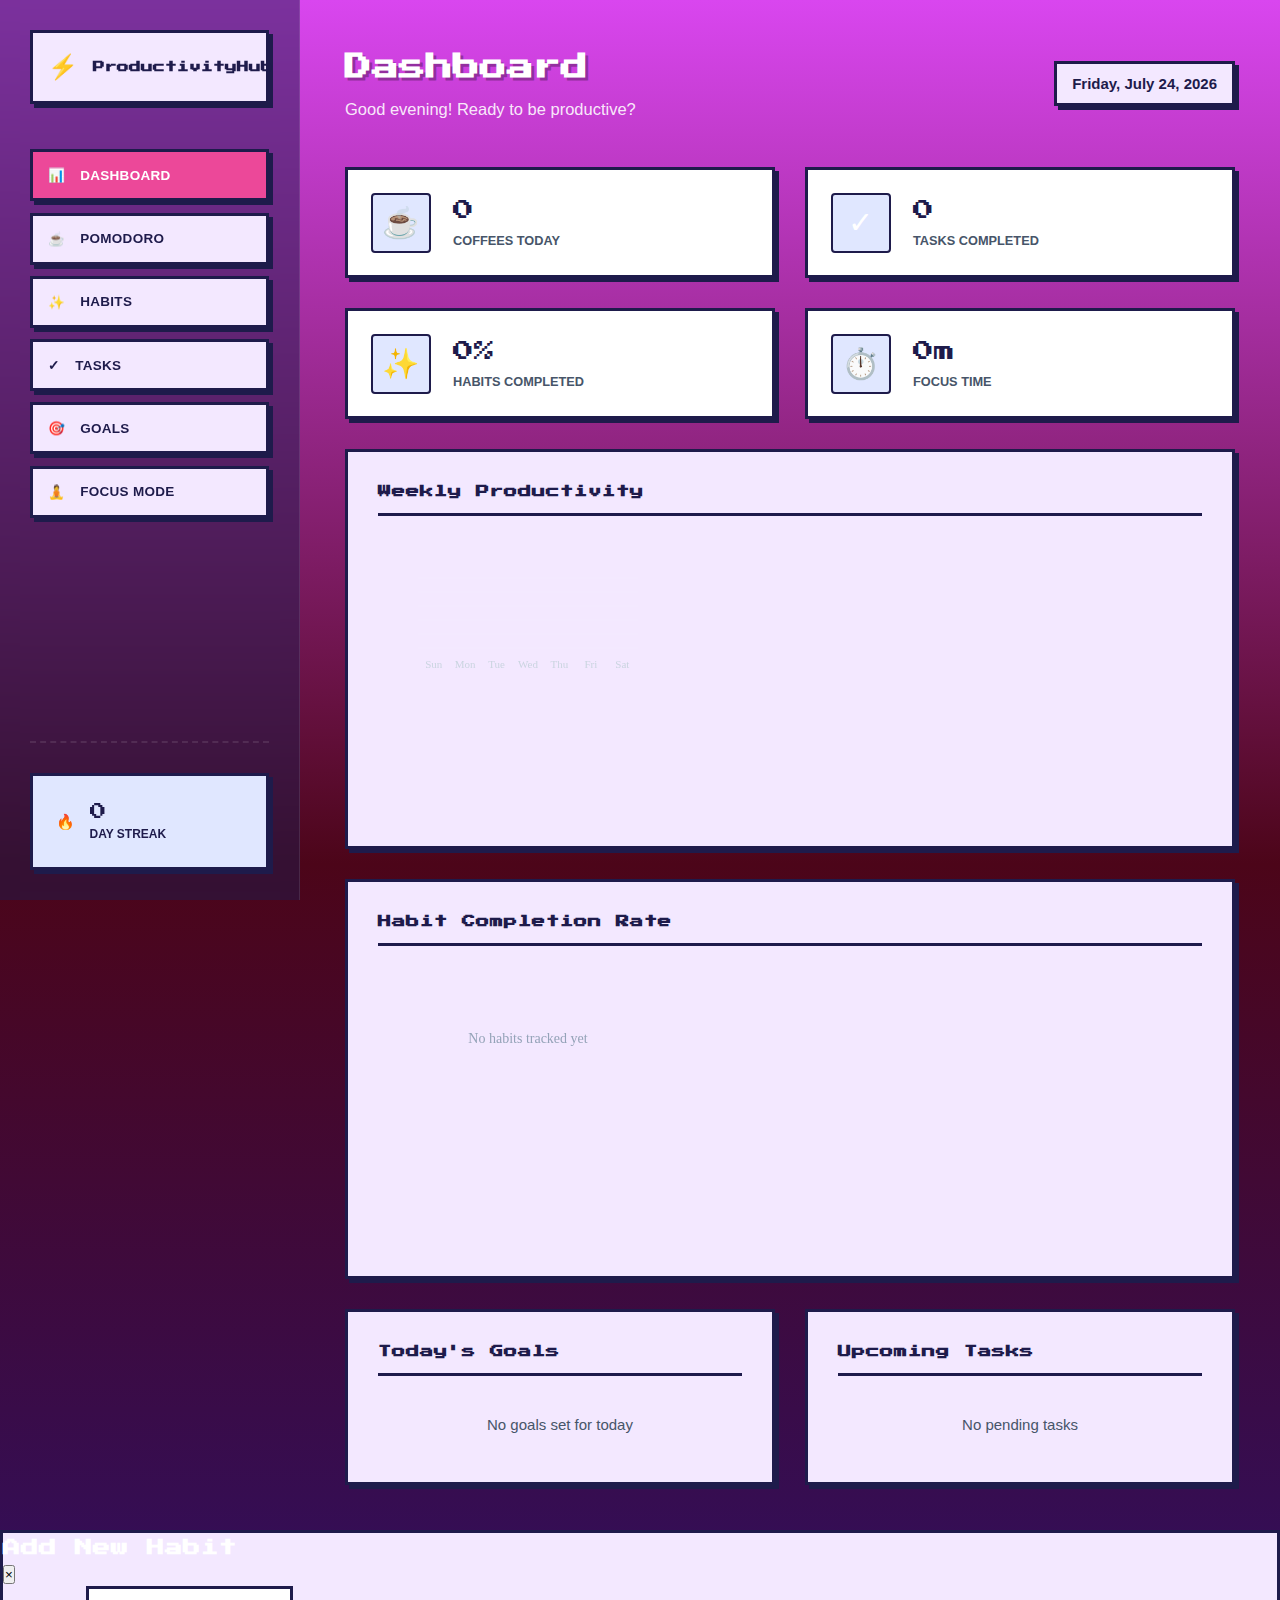
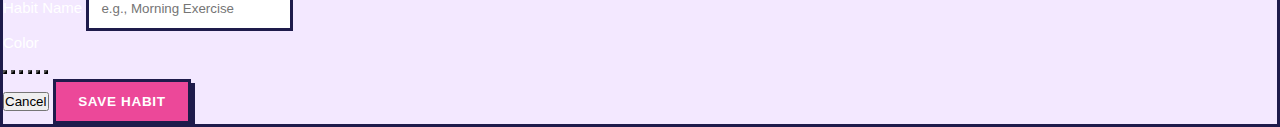
<file: productivity-app/index.html>
<!DOCTYPE html>
<html lang="en">

<head>
    <meta charset="UTF-8">
    <meta name="viewport" content="width=device-width, initial-scale=1.0">
    <meta name="description"
        content="A comprehensive productivity web app with habit tracking, Pomodoro timer, task management, and analytics">
    <title>Productivity Hub - Your Ultimate Productivity Companion</title>
    <link rel="preconnect" href="https://fonts.googleapis.com">
    <link rel="preconnect" href="https://fonts.gstatic.com" crossorigin>
    <link href="https://fonts.googleapis.com/css2?family=Press+Start+2P&display=swap" rel="stylesheet">
    <link rel="stylesheet" href="styles.css">
</head>

<body>
    <!-- SVG Gradients (Removed as not needed for pixel theme) -->

    <!-- Background Effects -->
    <div class="bg-grid"></div>
    <!-- Removed orbs for pixel theme -->

    <!-- Main Container -->
    <div class="container">
        <!-- Sidebar Navigation -->
        <aside class="sidebar">
            <div class="logo">
                <div class="logo-icon">⚡</div>
                <h1>ProductivityHub</h1>
            </div>

            <nav class="nav-menu">
                <button class="nav-item active" data-tab="dashboard">
                    <span class="nav-icon">📊</span>
                    <span class="nav-label">Dashboard</span>
                </button>
                <button class="nav-item" data-tab="pomodoro">
                    <span class="nav-icon">☕</span>
                    <span class="nav-label">Pomodoro</span>
                </button>
                <button class="nav-item" data-tab="habits">
                    <span class="nav-icon">✨</span>
                    <span class="nav-label">Habits</span>
                </button>
                <button class="nav-item" data-tab="tasks">
                    <span class="nav-icon">✓</span>
                    <span class="nav-label">Tasks</span>
                </button>
                <button class="nav-item" data-tab="goals">
                    <span class="nav-icon">🎯</span>
                    <span class="nav-label">Goals</span>
                </button>
                <button class="nav-item" data-tab="focus">
                    <span class="nav-icon">🧘</span>
                    <span class="nav-label">Focus Mode</span>
                </button>
            </nav>

            <div class="sidebar-footer">
                <div class="streak-badge">
                    <div class="streak-icon">🔥</div>
                    <div class="streak-info">
                        <div class="streak-number" id="currentStreak">0</div>
                        <div class="streak-label">Day Streak</div>
                    </div>
                </div>
            </div>
        </aside>

        <!-- Main Content Area -->
        <main class="main-content">
            <!-- Dashboard Tab -->
            <section id="dashboard" class="tab-content active">
                <header class="page-header">
                    <div>
                        <h2 class="page-title">Dashboard</h2>
                        <p class="page-subtitle" id="dashboardGreeting">Welcome back!</p>
                    </div>
                    <div class="header-actions">
                        <div class="date-display" id="currentDate"></div>
                    </div>
                </header>

                <div class="dashboard-grid">
                    <!-- Quick Stats -->
                    <div class="stat-card">
                        <div class="stat-icon">☕</div>
                        <div class="stat-content">
                            <div class="stat-value" id="todayPomodoros">0</div>
                            <div class="stat-label">Coffees Today</div>
                        </div>
                    </div>

                    <div class="stat-card">
                        <div class="stat-icon">✓</div>
                        <div class="stat-content">
                            <div class="stat-value" id="todayTasks">0</div>
                            <div class="stat-label">Tasks Completed</div>
                        </div>
                    </div>

                    <div class="stat-card">
                        <div class="stat-icon">✨</div>
                        <div class="stat-content">
                            <div class="stat-value" id="todayHabits">0%</div>
                            <div class="stat-label">Habits Completed</div>
                        </div>
                    </div>

                    <div class="stat-card">
                        <div class="stat-icon">⏱️</div>
                        <div class="stat-content">
                            <div class="stat-value" id="todayFocusTime">0h</div>
                            <div class="stat-label">Focus Time</div>
                        </div>
                    </div>

                    <!-- Weekly Overview Chart -->
                    <div class="card chart-card">
                        <h3 class="card-title">Weekly Productivity</h3>
                        <canvas id="weeklyChart"></canvas>
                    </div>

                    <!-- Habit Completion Chart -->
                    <div class="card chart-card">
                        <h3 class="card-title">Habit Completion Rate</h3>
                        <canvas id="habitCompletionChart"></canvas>
                    </div>

                    <!-- Today's Goals Preview -->
                    <div class="card goals-preview">
                        <h3 class="card-title">Today's Goals</h3>
                        <div id="goalsPreview" class="goals-preview-list"></div>
                    </div>

                    <!-- Quick Tasks -->
                    <div class="card tasks-preview">
                        <h3 class="card-title">Upcoming Tasks</h3>
                        <div id="tasksPreview" class="tasks-preview-list"></div>
                    </div>
                </div>
            </section>

            <!-- Pomodoro Tab -->
            <section id="pomodoro" class="tab-content">
                <header class="page-header">
                    <div>
                        <h2 class="page-title">Pomodoro Timer</h2>
                        <p class="page-subtitle">Brew your productivity!</p>
                    </div>
                </header>

                <div class="pomodoro-container">
                    <div class="pomodoro-card">
                        <div class="timer-mode-selector">
                            <button class="mode-btn active" data-mode="work">Brew (25m)</button>
                            <button class="mode-btn" data-mode="short">Sip (5m)</button>
                            <button class="mode-btn" data-mode="long">Refill (15m)</button>
                        </div>

                        <div class="timer-display-container">
                            <!-- Coffee Cup Animation -->
                            <div class="coffee-cup-container">
                                <div class="steam-container">
                                    <div class="steam steam-1"></div>
                                    <div class="steam steam-2"></div>
                                    <div class="steam steam-3"></div>
                                </div>
                                <div class="coffee-cup">
                                    <div class="coffee-rim"></div>
                                    <div class="coffee-liquid-container">
                                        <div class="coffee-liquid" id="coffeeLiquid"></div>
                                    </div>
                                    <div class="cup-handle"></div>
                                </div>
                                <div class="cup-plate"></div>
                            </div>

                            <div class="timer-content-text">
                                <div class="timer-time" id="timerDisplay">25:00</div>
                                <div class="timer-label" id="timerLabel">Focus Time</div>
                            </div>
                        </div>

                        <div class="timer-controls">
                            <button class="btn-timer btn-primary" id="startPauseBtn">
                                <span id="startPauseText">Start</span>
                            </button>
                            <button class="btn-timer btn-secondary" id="resetBtn">Reset</button>
                        </div>

                        <div class="pomodoro-stats">
                            <div class="pomo-stat">
                                <div class="pomo-stat-value" id="sessionCount">0</div>
                                <div class="pomo-stat-label">Sessions Today</div>
                            </div>
                            <div class="pomo-stat">
                                <div class="pomo-stat-value" id="totalFocusTime">0m</div>
                                <div class="pomo-stat-label">Total Focus</div>
                            </div>
                        </div>

                        <div class="timer-settings">
                            <h4>Timer Settings</h4>
                            <div class="setting-row">
                                <label>Work Duration (min)</label>
                                <input type="number" id="workDuration" value="25" min="1" max="60">
                            </div>
                            <div class="setting-row">
                                <label>Short Break (min)</label>
                                <input type="number" id="shortBreakDuration" value="5" min="1" max="30">
                            </div>
                            <div class="setting-row">
                                <label>Long Break (min)</label>
                                <input type="number" id="longBreakDuration" value="15" min="1" max="60">
                            </div>
                        </div>
                    </div>
                </div>
            </section>

            <!-- Habits Tab -->
            <section id="habits" class="tab-content">
                <header class="page-header">
                    <div>
                        <h2 class="page-title">Habit Tracker</h2>
                        <p class="page-subtitle">Build better habits, one day at a time</p>
                    </div>
                    <button class="btn-primary" id="addHabitBtn">+ Add Habit</button>
                </header>

                <div class="habits-grid">
                    <div class="card habits-list-card">
                        <h3 class="card-title">My Habits</h3>
                        <div id="habitsList" class="habits-list"></div>
                    </div>

                    <div class="card">
                        <h3 class="card-title">Weekly Progress</h3>
                        <canvas id="habitsWeeklyChart"></canvas>
                    </div>

                    <div class="card">
                        <h3 class="card-title">Monthly Trends</h3>
                        <canvas id="habitsMonthlyChart"></canvas>
                    </div>

                    <div class="card habits-stats">
                        <h3 class="card-title">Statistics</h3>
                        <div class="habit-stat-item">
                            <span class="habit-stat-label">Total Habits</span>
                            <span class="habit-stat-value" id="totalHabits">0</span>
                        </div>
                        <div class="habit-stat-item">
                            <span class="habit-stat-label">Completion Rate</span>
                            <span class="habit-stat-value" id="habitCompletionRate">0%</span>
                        </div>
                        <div class="habit-stat-item">
                            <span class="habit-stat-label">Best Streak</span>
                            <span class="habit-stat-value" id="bestStreak">0 days</span>
                        </div>
                    </div>
                </div>
            </section>

            <!-- Tasks Tab -->
            <section id="tasks" class="tab-content">
                <header class="page-header">
                    <div>
                        <h2 class="page-title">Task Manager</h2>
                        <p class="page-subtitle">Organize and prioritize your work</p>
                    </div>
                    <button class="btn-primary" id="addTaskBtn">+ Add Task</button>
                </header>

                <div class="tasks-container">
                    <div class="task-input-card card">
                        <input type="text" id="taskInput" placeholder="What needs to be done?" class="task-input">
                        <div class="task-input-actions">
                            <select id="taskPriority" class="task-priority-select">
                                <option value="low">Low Priority</option>
                                <option value="medium" selected>Medium Priority</option>
                                <option value="high">High Priority</option>
                            </select>
                            <button class="btn-primary" id="addTaskSubmit">Add Task</button>
                        </div>
                    </div>

                    <div class="tasks-lists">
                        <div class="card task-list-card">
                            <h3 class="card-title">Active Tasks</h3>
                            <div id="activeTasks" class="task-list"></div>
                        </div>

                        <div class="card task-list-card">
                            <h3 class="card-title">Completed Tasks</h3>
                            <div id="completedTasks" class="task-list"></div>
                        </div>
                    </div>
                </div>
            </section>

            <!-- Goals Tab -->
            <section id="goals" class="tab-content">
                <header class="page-header">
                    <div>
                        <h2 class="page-title">Daily Goals</h2>
                        <p class="page-subtitle">Set your intentions for today</p>
                    </div>
                </header>

                <div class="goals-container">
                    <div class="card quote-card">
                        <div class="quote-icon">💭</div>
                        <blockquote class="quote" id="motivationalQuote">
                            "The secret of getting ahead is getting started."
                        </blockquote>
                        <cite class="quote-author" id="quoteAuthor">- Mark Twain</cite>
                    </div>

                    <div class="card goals-input-card">
                        <h3 class="card-title">Today's Goals</h3>
                        <p class="card-subtitle">Set 3-5 main goals for today</p>
                        <div class="goal-input-group">
                            <input type="text" id="goalInput" placeholder="Enter a goal..." class="goal-input">
                            <button class="btn-primary" id="addGoalBtn">Add Goal</button>
                        </div>
                        <div id="goalsList" class="goals-list"></div>
                    </div>

                    <div class="card goals-progress-card">
                        <h3 class="card-title">Progress</h3>
                        <div class="progress-ring-container">
                            <svg class="progress-ring" viewBox="0 0 200 200">
                                <circle class="progress-ring-bg" cx="100" cy="100" r="80"></circle>
                                <circle class="progress-ring-fill" cx="100" cy="100" r="80" id="goalsProgressRing">
                                </circle>
                            </svg>
                            <div class="progress-text">
                                <div class="progress-percentage" id="goalsProgress">0%</div>
                                <div class="progress-label">Complete</div>
                            </div>
                        </div>
                    </div>
                </div>
            </section>

            <!-- Focus Mode Tab -->
            <section id="focus" class="tab-content">
                <header class="page-header">
                    <div>
                        <h2 class="page-title">Focus Mode</h2>
                        <p class="page-subtitle">Eliminate distractions and get in the zone</p>
                    </div>
                </header>

                <div class="focus-container">
                    <div class="focus-main">
                        <div class="focus-timer-display">
                            <div class="focus-time" id="focusTimerDisplay">00:00</div>
                            <div class="focus-label" id="focusLabel">Ready to focus?</div>
                        </div>

                        <div class="focus-controls">
                            <button class="btn-focus btn-primary" id="startFocusBtn">Start Focus Session</button>
                            <button class="btn-focus btn-secondary" id="endFocusBtn" style="display: none;">End
                                Session</button>
                        </div>

                        <div class="focus-task-input">
                            <input type="text" id="focusTaskInput" placeholder="What are you working on?"
                                class="focus-input">
                        </div>
                    </div>

                    <div class="focus-stats-card card">
                        <h3 class="card-title">Today's Focus Sessions</h3>
                        <div id="focusSessionsList" class="focus-sessions-list"></div>
                        <div class="focus-total">
                            <span>Total Focus Time:</span>
                            <span id="totalFocusTimeToday">0m</span>
                        </div>
                    </div>
                </div>
            </section>
        </main>
    </div>

    <!-- Add Habit Modal -->
    <div id="habitModal" class="modal">
        <div class="modal-content">
            <div class="modal-header">
                <h3>Add New Habit</h3>
                <button class="modal-close" id="closeHabitModal">&times;</button>
            </div>
            <div class="modal-body">
                <div class="form-group">
                    <label>Habit Name</label>
                    <input type="text" id="habitName" placeholder="e.g., Morning Exercise" class="form-input">
                </div>
                <div class="form-group">
                    <label>Color</label>
                    <div class="color-picker">
                        <button class="color-option" data-color="#6366f1" style="background: #6366f1;"></button>
                        <button class="color-option" data-color="#14b8a6" style="background: #14b8a6;"></button>
                        <button class="color-option" data-color="#10b981" style="background: #10b981;"></button>
                        <button class="color-option" data-color="#f59e0b" style="background: #f59e0b;"></button>
                        <button class="color-option" data-color="#ef4444" style="background: #ef4444;"></button>
                        <button class="color-option" data-color="#ec4899" style="background: #ec4899;"></button>
                    </div>
                </div>
            </div>
            <div class="modal-footer">
                <button class="btn-secondary" id="cancelHabitBtn">Cancel</button>
                <button class="btn-primary" id="saveHabitBtn">Save Habit</button>
            </div>
        </div>
    </div>

    <!-- Confetti Container -->
    <div id="confetti"></div>

    <script src="charts.js"></script>
    <script src="app.js"></script>
</body>

</html>
</file>
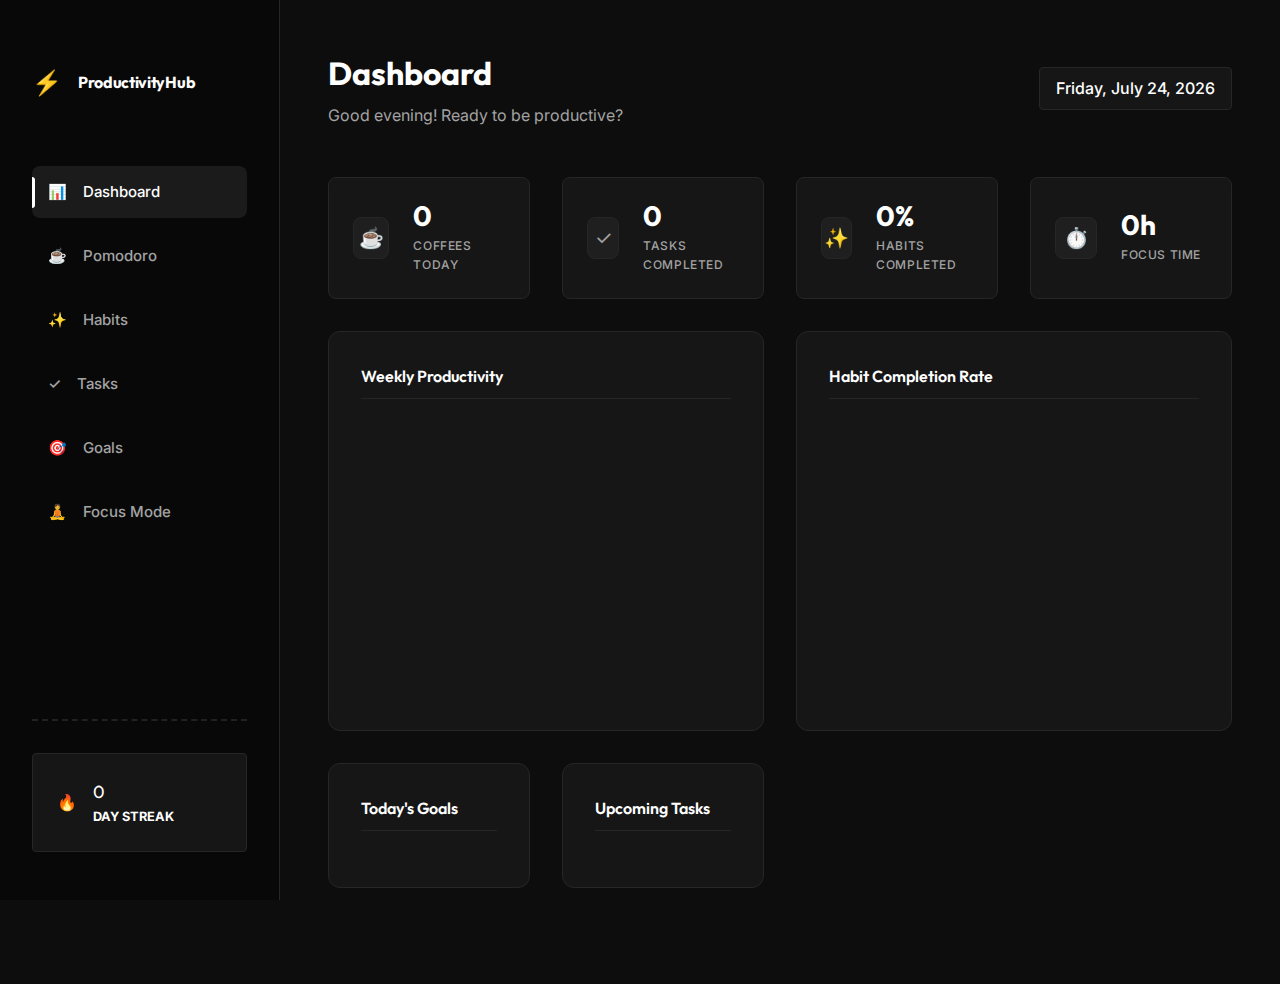
<file: productivity-app/dashboard.html>
<!DOCTYPE html>
<html lang="en">

<head>
    <meta charset="UTF-8">
    <meta name="viewport" content="width=device-width, initial-scale=1.0">
    <meta name="description" content="Productivity Hub Dashboard">
    <title>Productivity Hub - Dashboard</title>
    <link rel="preconnect" href="https://fonts.googleapis.com">
    <link rel="preconnect" href="https://fonts.gstatic.com" crossorigin>
    <link href="https://fonts.googleapis.com/css2?family=Inter:wght@400;500;600&family=Outfit:wght@500;700&display=swap"
        rel="stylesheet">
    <link rel="stylesheet" href="css/global.css">
    <link rel="stylesheet" href="css/dashboard.css">
</head>

<body>
    <div class="container">
        <!-- Sidebar Navigation -->
        <aside class="sidebar">
            <div class="logo">
                <div class="logo-icon">⚡</div>
                <h1>ProductivityHub</h1>
            </div>

            <nav class="nav-menu">
                <a href="dashboard.html" class="nav-item active">
                    <span class="nav-icon">📊</span>
                    <span class="nav-label">Dashboard</span>
                </a>
                <a href="pomodoro.html" class="nav-item">
                    <span class="nav-icon">☕</span>
                    <span class="nav-label">Pomodoro</span>
                </a>
                <a href="habits.html" class="nav-item">
                    <span class="nav-icon">✨</span>
                    <span class="nav-label">Habits</span>
                </a>
                <a href="tasks.html" class="nav-item">
                    <span class="nav-icon">✓</span>
                    <span class="nav-label">Tasks</span>
                </a>
                <a href="goals.html" class="nav-item">
                    <span class="nav-icon">🎯</span>
                    <span class="nav-label">Goals</span>
                </a>
                <a href="focus.html" class="nav-item">
                    <span class="nav-icon">🧘</span>
                    <span class="nav-label">Focus Mode</span>
                </a>
            </nav>

            <div class="sidebar-footer">
                <div class="streak-badge">
                    <div class="streak-icon">🔥</div>
                    <div class="streak-info">
                        <div class="streak-number" id="currentStreak">0</div>
                        <div class="streak-label">Day Streak</div>
                    </div>
                </div>
            </div>
        </aside>

        <!-- Main Content Area -->
        <main class="main-content">
            <header class="page-header">
                <div>
                    <h2 class="page-title">Dashboard</h2>
                    <p class="page-subtitle" id="dashboardGreeting">Welcome back!</p>
                </div>
                <div class="header-actions">
                    <div class="date-display" id="currentDate"></div>
                </div>
            </header>

            <div class="dashboard-grid">
                <!-- Quick Stats -->
                <div class="stat-card">
                    <div class="stat-icon">☕</div>
                    <div class="stat-content">
                        <div class="stat-value" id="todayPomodoros">0</div>
                        <div class="stat-label">Coffees Today</div>
                    </div>
                </div>

                <div class="stat-card">
                    <div class="stat-icon">✓</div>
                    <div class="stat-content">
                        <div class="stat-value" id="todayTasks">0</div>
                        <div class="stat-label">Tasks Completed</div>
                    </div>
                </div>

                <div class="stat-card">
                    <div class="stat-icon">✨</div>
                    <div class="stat-content">
                        <div class="stat-value" id="todayHabits">0%</div>
                        <div class="stat-label">Habits Completed</div>
                    </div>
                </div>

                <div class="stat-card">
                    <div class="stat-icon">⏱️</div>
                    <div class="stat-content">
                        <div class="stat-value" id="todayFocusTime">0h</div>
                        <div class="stat-label">Focus Time</div>
                    </div>
                </div>

                <!-- Weekly Overview Chart -->
                <div class="card chart-card">
                    <h3 class="card-title">Weekly Productivity</h3>
                    <canvas id="weeklyChart"></canvas>
                </div>

                <!-- Habit Completion Chart -->
                <div class="card chart-card">
                    <h3 class="card-title">Habit Completion Rate</h3>
                    <canvas id="habitCompletionChart"></canvas>
                </div>

                <!-- Today's Goals Preview -->
                <div class="card goals-preview">
                    <h3 class="card-title">Today's Goals</h3>
                    <div id="goalsPreview" class="goals-preview-list"></div>
                </div>

                <!-- Quick Tasks -->
                <div class="card tasks-preview">
                    <h3 class="card-title">Upcoming Tasks</h3>
                    <div id="tasksPreview" class="tasks-preview-list"></div>
                </div>
            </div>
        </main>
    </div>

    <!-- Scripts -->
    <script src="charts.js"></script>
    <script src="app.js"></script>
</body>

</html>
</file>
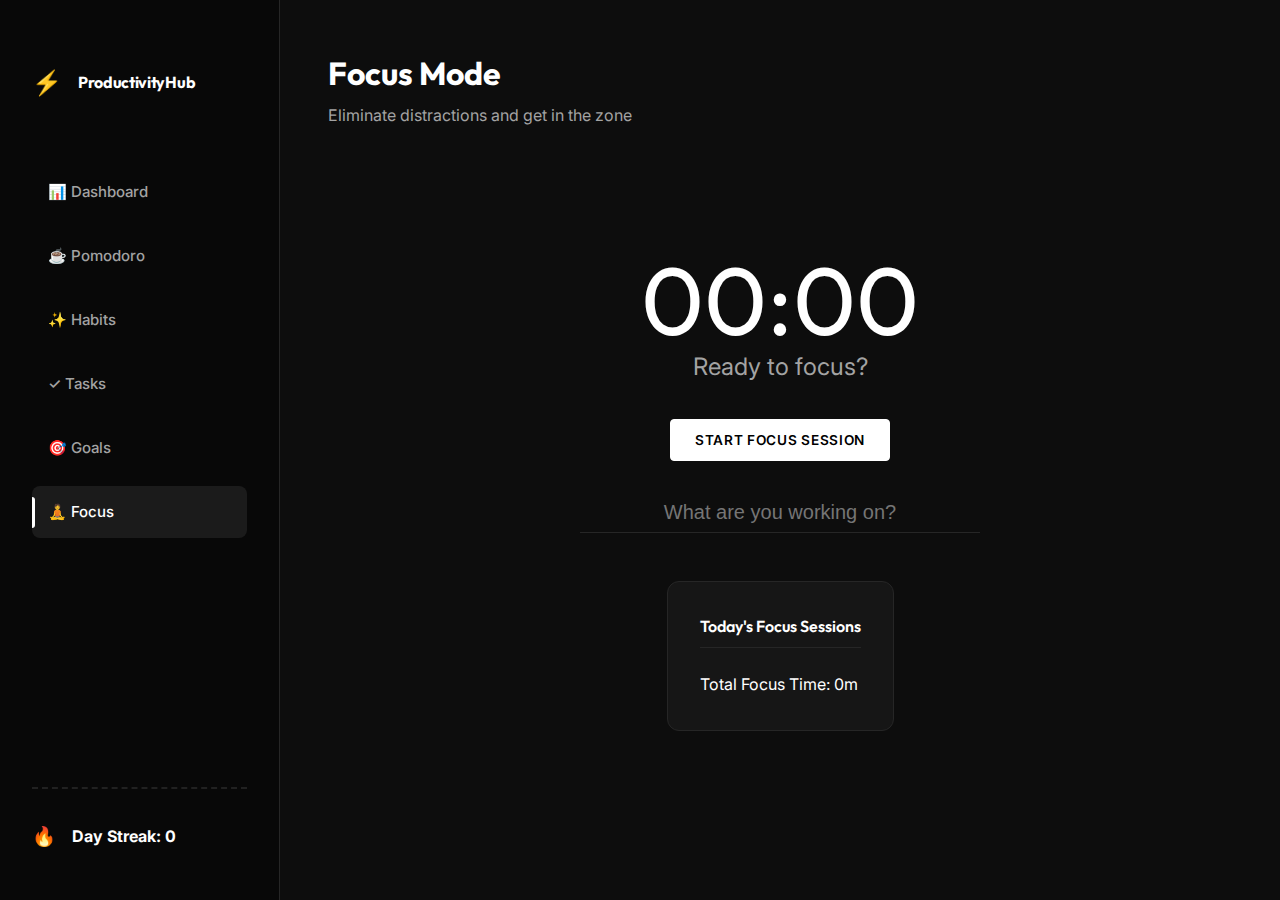
<file: productivity-app/focus.html>
<!DOCTYPE html>
<html lang="en">

<head>
    <meta charset="UTF-8">
    <meta name="viewport" content="width=device-width, initial-scale=1.0">
    <meta name="description" content="Focus Mode">
    <title>Productivity Hub - Focus Mode</title>
    <link rel="preconnect" href="https://fonts.googleapis.com">
    <link rel="preconnect" href="https://fonts.gstatic.com" crossorigin>
    <link href="https://fonts.googleapis.com/css2?family=Inter:wght@400;500;600&family=Outfit:wght@500;700&display=swap"
        rel="stylesheet">
    <link rel="stylesheet" href="css/global.css">
    <link rel="stylesheet" href="css/focus.css">
</head>

<body>
    <div class="container">
        <!-- Sidebar Navigation -->
        <!-- Sidebar Navigation -->
        <aside class="sidebar">
            <div class="logo">
                <div class="logo-icon">⚡</div>
                <h1>ProductivityHub</h1>
            </div>

            <nav class="nav-menu">
                <a href="dashboard.html" class="nav-item">📊 Dashboard</a>
                <a href="pomodoro.html" class="nav-item">☕ Pomodoro</a>
                <a href="habits.html" class="nav-item">✨ Habits</a>
                <a href="tasks.html" class="nav-item">✓ Tasks</a>
                <a href="goals.html" class="nav-item">🎯 Goals</a>
                <a href="focus.html" class="nav-item active">🧘 Focus</a>
            </nav>

            <div class="sidebar-footer">
                <div class="streak-badge" style="background: transparent; border: none; padding: 0;">
                    <span style="font-size: 1.2rem;">🔥</span>
                    <span style="font-weight: 700; color: var(--text-primary);">Day Streak: <span
                            id="currentStreak">0</span></span>
                </div>
            </div>
        </aside>

        <!-- Main Content Area -->
        <main class="main-content" id="focus">
            <header class="page-header">
                <div>
                    <h2 class="page-title">Focus Mode</h2>
                    <p class="page-subtitle">Eliminate distractions and get in the zone</p>
                </div>
            </header>

            <div class="focus-container">
                <div class="focus-main">
                    <div class="focus-timer-display">
                        <div class="focus-time" id="focusTimerDisplay">00:00</div>
                        <div class="focus-label" id="focusLabel">Ready to focus?</div>
                    </div>

                    <div class="focus-controls">
                        <button class="btn-focus btn-primary" id="startFocusBtn">Start Focus Session</button>
                        <button class="btn-focus btn-secondary" id="endFocusBtn" style="display: none;">End
                            Session</button>
                    </div>

                    <div class="focus-task-input">
                        <input type="text" id="focusTaskInput" placeholder="What are you working on?"
                            class="focus-input">
                    </div>
                </div>

                <div class="focus-stats-card card">
                    <h3 class="card-title">Today's Focus Sessions</h3>
                    <div id="focusSessionsList" class="focus-sessions-list"></div>
                    <div class="focus-total">
                        <span>Total Focus Time:</span>
                        <span id="totalFocusTimeToday">0m</span>
                    </div>
                </div>
            </div>
        </main>
    </div>

    <!-- Scripts -->
    <script src="charts.js"></script>
    <script src="app.js"></script>
</body>

</html>
</file>
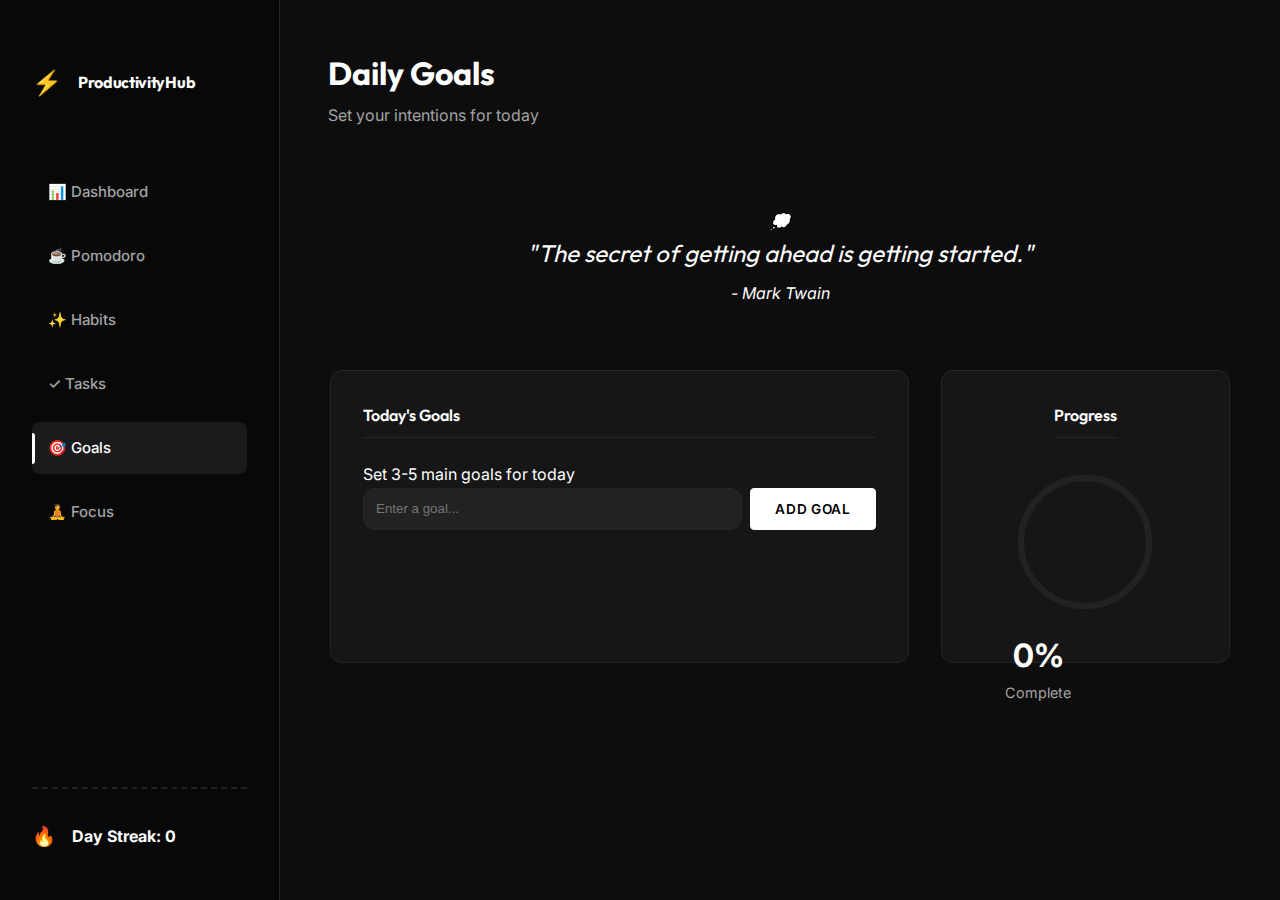
<file: productivity-app/goals.html>
<!DOCTYPE html>
<html lang="en">

<head>
    <meta charset="UTF-8">
    <meta name="viewport" content="width=device-width, initial-scale=1.0">
    <meta name="description" content="Goals">
    <title>Productivity Hub - Goals</title>
    <link rel="preconnect" href="https://fonts.googleapis.com">
    <link rel="preconnect" href="https://fonts.gstatic.com" crossorigin>
    <link href="https://fonts.googleapis.com/css2?family=Inter:wght@400;500;600&family=Outfit:wght@500;700&display=swap"
        rel="stylesheet">
    <link rel="stylesheet" href="css/global.css">
    <link rel="stylesheet" href="css/goals.css">
</head>

<body>
    <div class="container">
        <!-- Sidebar Navigation -->
        <!-- Sidebar Navigation -->
        <aside class="sidebar">
            <div class="logo">
                <div class="logo-icon">⚡</div>
                <h1>ProductivityHub</h1>
            </div>

            <nav class="nav-menu">
                <a href="dashboard.html" class="nav-item">📊 Dashboard</a>
                <a href="pomodoro.html" class="nav-item">☕ Pomodoro</a>
                <a href="habits.html" class="nav-item">✨ Habits</a>
                <a href="tasks.html" class="nav-item">✓ Tasks</a>
                <a href="goals.html" class="nav-item active">🎯 Goals</a>
                <a href="focus.html" class="nav-item">🧘 Focus</a>
            </nav>

            <div class="sidebar-footer">
                <div class="streak-badge" style="background: transparent; border: none; padding: 0;">
                    <span style="font-size: 1.2rem;">🔥</span>
                    <span style="font-weight: 700; color: var(--text-primary);">Day Streak: <span
                            id="currentStreak">0</span></span>
                </div>
            </div>
        </aside>

        <!-- Main Content Area -->
        <main class="main-content" id="goals">
            <header class="page-header">
                <div>
                    <h2 class="page-title">Daily Goals</h2>
                    <p class="page-subtitle">Set your intentions for today</p>
                </div>
            </header>

            <div class="goals-container">
                <div class="card quote-card">
                    <div class="quote-icon">💭</div>
                    <blockquote class="quote" id="motivationalQuote">
                        "The secret of getting ahead is getting started."
                    </blockquote>
                    <cite class="quote-author" id="quoteAuthor">- Mark Twain</cite>
                </div>

                <div class="card goals-input-card">
                    <h3 class="card-title">Today's Goals</h3>
                    <p class="card-subtitle">Set 3-5 main goals for today</p>
                    <div class="goal-input-group">
                        <input type="text" id="goalInput" placeholder="Enter a goal..." class="goal-input">
                        <button class="btn-primary" id="addGoalBtn">Add Goal</button>
                    </div>
                    <div id="goalsList" class="goals-list"></div>
                </div>

                <div class="card goals-progress-card">
                    <h3 class="card-title">Progress</h3>
                    <div class="progress-ring-container">
                        <svg class="progress-ring" viewBox="0 0 200 200">
                            <circle class="progress-ring-bg" cx="100" cy="100" r="80"></circle>
                            <circle class="progress-ring-fill" cx="100" cy="100" r="80" id="goalsProgressRing"></circle>
                        </svg>
                        <div class="progress-text">
                            <div class="progress-percentage" id="goalsProgress">0%</div>
                            <div class="progress-label">Complete</div>
                        </div>
                    </div>
                </div>
            </div>
        </main>
    </div>

    <!-- Scripts -->
    <script src="charts.js"></script>
    <script src="app.js"></script>
</body>

</html>
</file>
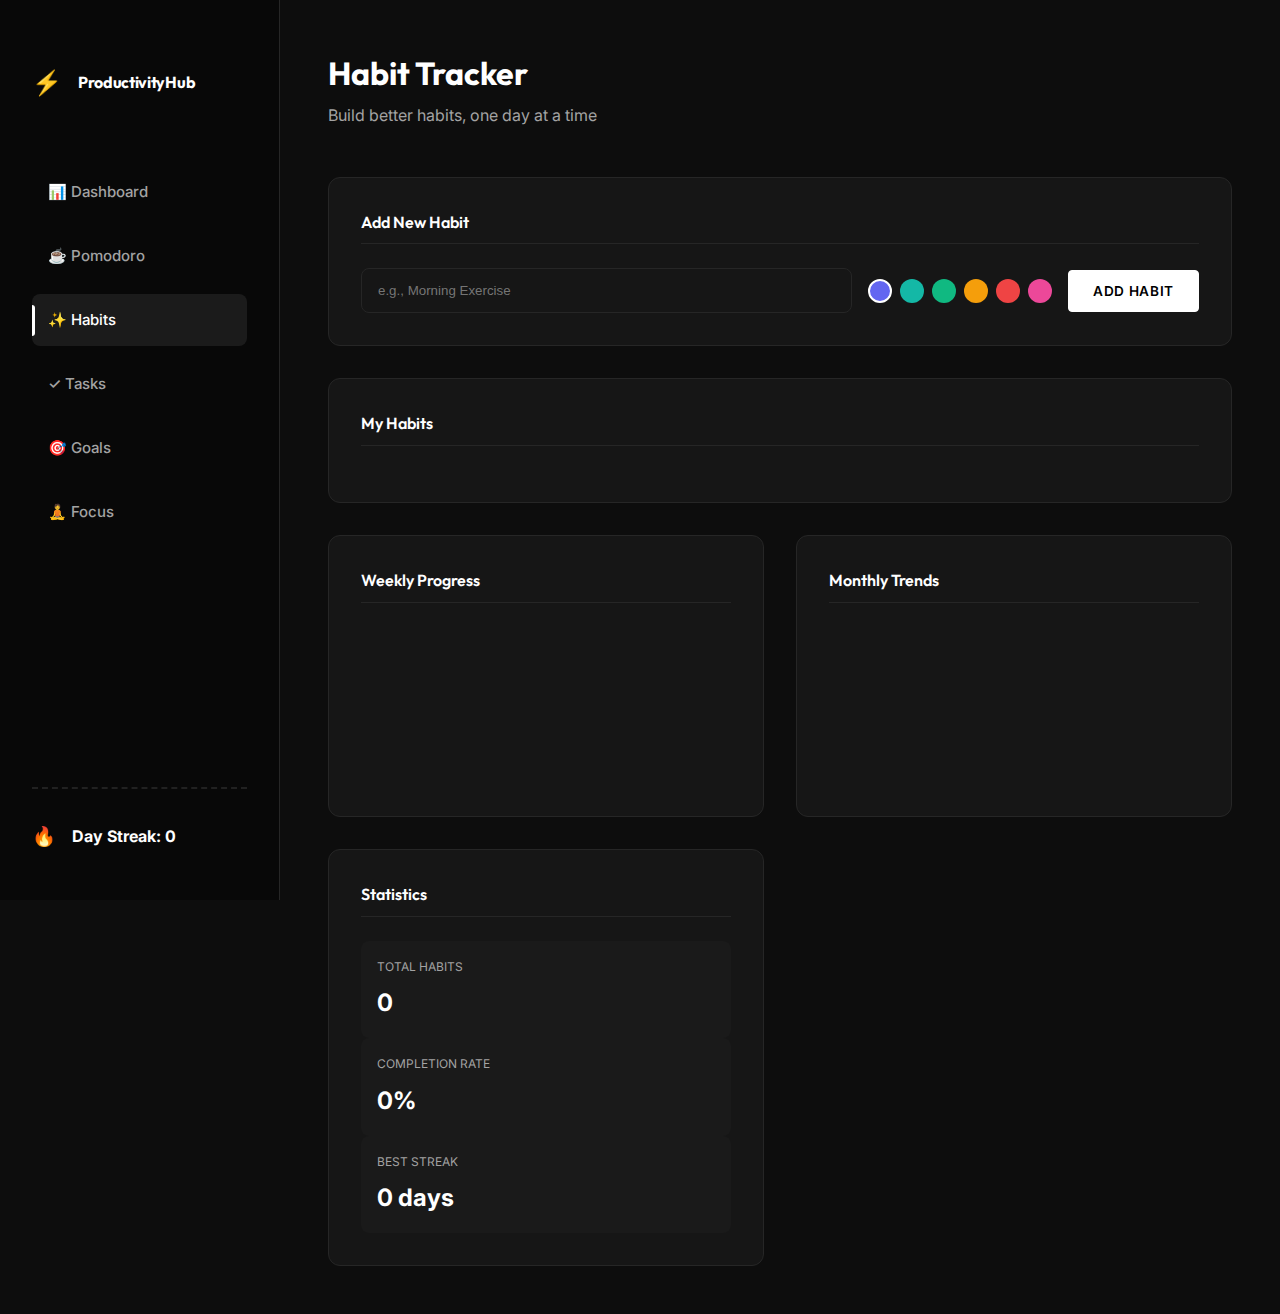
<file: productivity-app/habits.html>
<!DOCTYPE html>
<html lang="en">

<head>
    <meta charset="UTF-8">
    <meta name="viewport" content="width=device-width, initial-scale=1.0">
    <meta name="description" content="Habit Tracker">
    <title>Productivity Hub - Habits</title>
    <link rel="preconnect" href="https://fonts.googleapis.com">
    <link rel="preconnect" href="https://fonts.gstatic.com" crossorigin>
    <link href="https://fonts.googleapis.com/css2?family=Inter:wght@400;500;600&family=Outfit:wght@500;700&display=swap"
        rel="stylesheet">
    <link rel="stylesheet" href="css/global.css">
    <link rel="stylesheet" href="css/habits.css">
</head>

<body>
    <div class="container">
        <!-- Sidebar Navigation -->
        <!-- Sidebar Navigation -->
        <aside class="sidebar">
            <div class="logo">
                <div class="logo-icon">⚡</div>
                <h1>ProductivityHub</h1>
            </div>

            <nav class="nav-menu">
                <a href="dashboard.html" class="nav-item">📊 Dashboard</a>
                <a href="pomodoro.html" class="nav-item">☕ Pomodoro</a>
                <a href="habits.html" class="nav-item active">✨ Habits</a>
                <a href="tasks.html" class="nav-item">✓ Tasks</a>
                <a href="goals.html" class="nav-item">🎯 Goals</a>
                <a href="focus.html" class="nav-item">🧘 Focus</a>
            </nav>

            <div class="sidebar-footer">
                <div class="streak-badge" style="background: transparent; border: none; padding: 0;">
                    <span style="font-size: 1.2rem;">🔥</span>
                    <span style="font-weight: 700; color: var(--text-primary);">Day Streak: <span
                            id="currentStreak">0</span></span>
                </div>
            </div>
        </aside>

        <!-- Main Content Area -->
        <main class="main-content" id="habits">
            <header class="page-header">
                <div>
                    <h2 class="page-title">Habit Tracker</h2>
                    <p class="page-subtitle">Build better habits, one day at a time</p>
                </div>
                <!-- Button removed, using inline form -->
            </header>

            <div class="habits-grid">
                <!-- Add New Habit Inline Card -->
                <div class="card add-habit-card" style="grid-column: span 2;">
                    <h3 class="card-title">Add New Habit</h3>
                    <div class="add-habit-form" style="display: flex; gap: 1rem; align-items: center;">
                        <input type="text" id="habitName" placeholder="e.g., Morning Exercise" class="form-input"
                            style="flex: 1;">

                        <div class="color-picker-inline" style="display: flex; gap: 0.5rem;">
                            <!-- Color options default selection handling needed in JS or defaults checking -->
                            <button class="color-option selected" data-color="#6366f1"
                                style="background: #6366f1;"></button>
                            <button class="color-option" data-color="#14b8a6" style="background: #14b8a6;"></button>
                            <button class="color-option" data-color="#10b981" style="background: #10b981;"></button>
                            <button class="color-option" data-color="#f59e0b" style="background: #f59e0b;"></button>
                            <button class="color-option" data-color="#ef4444" style="background: #ef4444;"></button>
                            <button class="color-option" data-color="#ec4899" style="background: #ec4899;"></button>
                        </div>

                        <button class="btn-primary" id="saveHabitBtn">Add Habit</button>
                    </div>
                </div>

                <div class="card habits-list-card">
                    <h3 class="card-title">My Habits</h3>
                    <div id="habitsList" class="habits-list"></div>
                </div>

                <div class="card">
                    <h3 class="card-title">Weekly Progress</h3>
                    <canvas id="habitsWeeklyChart"></canvas>
                </div>

                <div class="card">
                    <h3 class="card-title">Monthly Trends</h3>
                    <canvas id="habitsMonthlyChart"></canvas>
                </div>

                <div class="card habits-stats">
                    <h3 class="card-title">Statistics</h3>
                    <div class="habit-stat-item">
                        <span class="habit-stat-label">Total Habits</span>
                        <span class="habit-stat-value" id="totalHabits">0</span>
                    </div>
                    <div class="habit-stat-item">
                        <span class="habit-stat-label">Completion Rate</span>
                        <span class="habit-stat-value" id="habitCompletionRate">0%</span>
                    </div>
                    <div class="habit-stat-item">
                        <span class="habit-stat-label">Best Streak</span>
                        <span class="habit-stat-value" id="bestStreak">0 days</span>
                    </div>
                </div>
            </div>
        </main>
    </div>

    <!-- Confetti Container -->
    <div id="confetti"></div>

    <!-- Scripts -->
    <script src="charts.js"></script>
    <script src="app.js"></script>
</body>

</html>
</file>
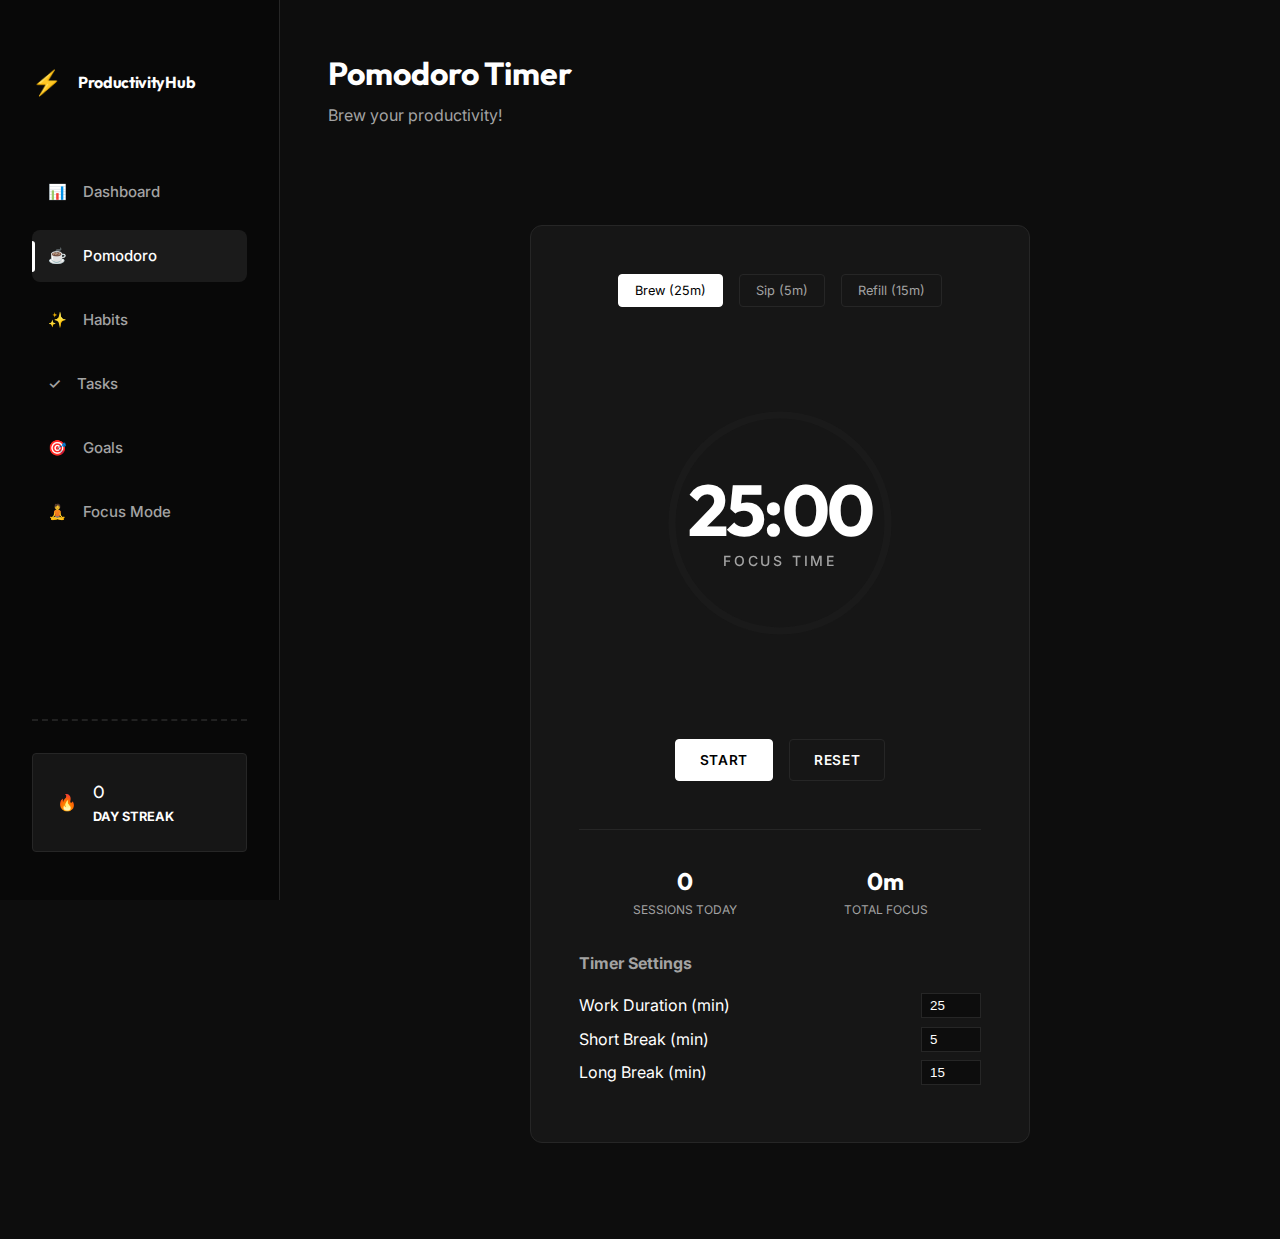
<file: productivity-app/pomodoro.html>
<!DOCTYPE html>
<html lang="en">

<head>
    <meta charset="UTF-8">
    <meta name="viewport" content="width=device-width, initial-scale=1.0">
    <meta name="description" content="Pomodoro Timer">
    <title>Productivity Hub - Pomodoro</title>
    <link rel="preconnect" href="https://fonts.googleapis.com">
    <link rel="preconnect" href="https://fonts.gstatic.com" crossorigin>
    <link href="https://fonts.googleapis.com/css2?family=Inter:wght@400;500;600&family=Outfit:wght@500;700&display=swap"
        rel="stylesheet">
    <link rel="stylesheet" href="css/global.css">
    <link rel="stylesheet" href="css/pomodoro.css">
</head>

<body>
    <div class="container">
        <!-- Sidebar Navigation -->
        <aside class="sidebar">
            <div class="logo">
                <div class="logo-icon">⚡</div>
                <h1>ProductivityHub</h1>
            </div>

            <nav class="nav-menu">
                <a href="dashboard.html" class="nav-item">
                    <span class="nav-icon">📊</span>
                    <span class="nav-label">Dashboard</span>
                </a>
                <a href="pomodoro.html" class="nav-item active">
                    <span class="nav-icon">☕</span>
                    <span class="nav-label">Pomodoro</span>
                </a>
                <a href="habits.html" class="nav-item">
                    <span class="nav-icon">✨</span>
                    <span class="nav-label">Habits</span>
                </a>
                <a href="tasks.html" class="nav-item">
                    <span class="nav-icon">✓</span>
                    <span class="nav-label">Tasks</span>
                </a>
                <a href="goals.html" class="nav-item">
                    <span class="nav-icon">🎯</span>
                    <span class="nav-label">Goals</span>
                </a>
                <a href="focus.html" class="nav-item">
                    <span class="nav-icon">🧘</span>
                    <span class="nav-label">Focus Mode</span>
                </a>
            </nav>

            <div class="sidebar-footer">
                <div class="streak-badge">
                    <div class="streak-icon">🔥</div>
                    <div class="streak-info">
                        <div class="streak-number" id="currentStreak">0</div>
                        <div class="streak-label">Day Streak</div>
                    </div>
                </div>
            </div>
        </aside>

        <!-- Main Content Area -->
        <main class="main-content" id="pomodoro">
            <header class="page-header">
                <div>
                    <h2 class="page-title">Pomodoro Timer</h2>
                    <p class="page-subtitle">Brew your productivity!</p>
                </div>
            </header>

            <div class="pomodoro-container">
                <div class="pomodoro-card">
                    <div class="timer-mode-selector">
                        <button class="mode-btn active" data-mode="work">Brew (25m)</button>
                        <button class="mode-btn" data-mode="short">Sip (5m)</button>
                        <button class="mode-btn" data-mode="long">Refill (15m)</button>
                    </div>

                    <div class="timer-display-container">
                        <div class="pomo-progress-container">
                            <svg class="pomo-ring-svg" viewBox="0 0 200 200">
                                <circle class="pomo-ring-bg" cx="100" cy="100" r="90"></circle>
                                <circle class="pomo-ring-fill" id="pomoRingFill" cx="100" cy="100" r="90"
                                    style="stroke-dasharray: 565.48; stroke-dashoffset: 565.48;"></circle>
                            </svg>
                            <div class="timer-content-text">
                                <div class="timer-time" id="timerDisplay">25:00</div>
                                <div class="timer-label" id="timerLabel">Focus Time</div>
                            </div>
                        </div>
                    </div>

                    <div class="timer-controls">
                        <button class="btn-timer btn-primary" id="startPauseBtn">
                            <span id="startPauseText">Start</span>
                        </button>
                        <button class="btn-timer btn-secondary" id="resetBtn">Reset</button>
                    </div>

                    <div class="pomodoro-stats">
                        <div class="pomo-stat">
                            <div class="pomo-stat-value" id="sessionCount">0</div>
                            <div class="pomo-stat-label">Sessions Today</div>
                        </div>
                        <div class="pomo-stat">
                            <div class="pomo-stat-value" id="totalFocusTime">0m</div>
                            <div class="pomo-stat-label">Total Focus</div>
                        </div>
                    </div>

                    <div class="timer-settings">
                        <h4>Timer Settings</h4>
                        <div class="setting-row">
                            <label>Work Duration (min)</label>
                            <input type="number" id="workDuration" value="25" min="1" max="60">
                        </div>
                        <div class="setting-row">
                            <label>Short Break (min)</label>
                            <input type="number" id="shortBreakDuration" value="5" min="1" max="30">
                        </div>
                        <div class="setting-row">
                            <label>Long Break (min)</label>
                            <input type="number" id="longBreakDuration" value="15" min="1" max="60">
                        </div>
                    </div>
                </div>
            </div>
        </main>
    </div>

    <!-- Scripts -->
    <script src="charts.js"></script>
    <script src="app.js"></script>
</body>

</html>
</file>
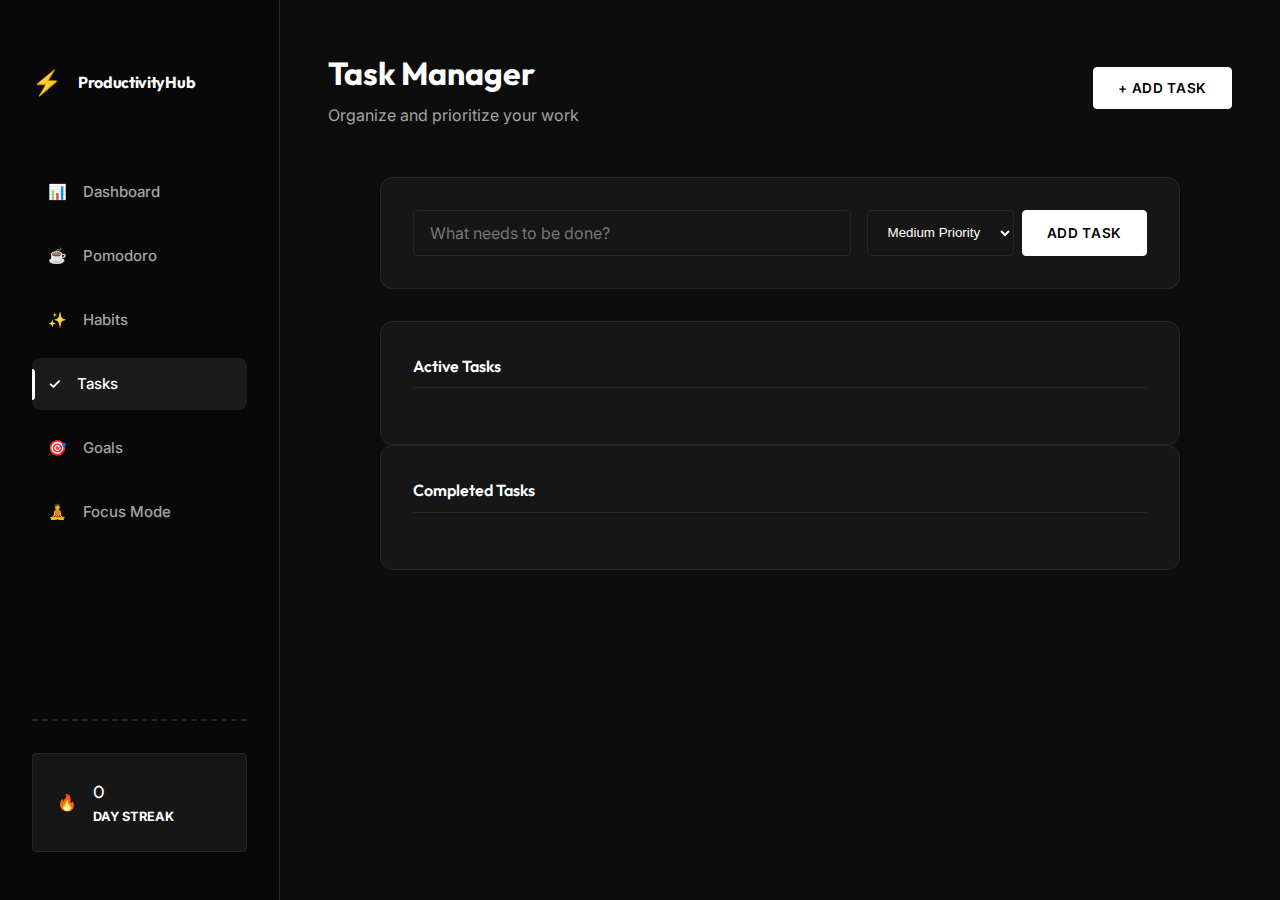
<file: productivity-app/tasks.html>
<!DOCTYPE html>
<html lang="en">

<head>
    <meta charset="UTF-8">
    <meta name="viewport" content="width=device-width, initial-scale=1.0">
    <meta name="description" content="Task Manager">
    <title>Productivity Hub - Tasks</title>
    <link rel="preconnect" href="https://fonts.googleapis.com">
    <link rel="preconnect" href="https://fonts.gstatic.com" crossorigin>
    <link href="https://fonts.googleapis.com/css2?family=Inter:wght@400;500;600&family=Outfit:wght@500;700&display=swap"
        rel="stylesheet">
    <link rel="stylesheet" href="css/global.css">
    <link rel="stylesheet" href="css/tasks.css">
</head>

<body>
    <div class="container">
        <!-- Sidebar Navigation -->
        <aside class="sidebar">
            <div class="logo">
                <div class="logo-icon">⚡</div>
                <h1>ProductivityHub</h1>
            </div>

            <nav class="nav-menu">
                <a href="dashboard.html" class="nav-item">
                    <span class="nav-icon">📊</span>
                    <span class="nav-label">Dashboard</span>
                </a>
                <a href="pomodoro.html" class="nav-item">
                    <span class="nav-icon">☕</span>
                    <span class="nav-label">Pomodoro</span>
                </a>
                <a href="habits.html" class="nav-item">
                    <span class="nav-icon">✨</span>
                    <span class="nav-label">Habits</span>
                </a>
                <a href="tasks.html" class="nav-item active">
                    <span class="nav-icon">✓</span>
                    <span class="nav-label">Tasks</span>
                </a>
                <a href="goals.html" class="nav-item">
                    <span class="nav-icon">🎯</span>
                    <span class="nav-label">Goals</span>
                </a>
                <a href="focus.html" class="nav-item">
                    <span class="nav-icon">🧘</span>
                    <span class="nav-label">Focus Mode</span>
                </a>
            </nav>

            <div class="sidebar-footer">
                <div class="streak-badge">
                    <div class="streak-icon">🔥</div>
                    <div class="streak-info">
                        <div class="streak-number" id="currentStreak">0</div>
                        <div class="streak-label">Day Streak</div>
                    </div>
                </div>
            </div>
        </aside>

        <!-- Main Content Area -->
        <main class="main-content" id="tasks">
            <header class="page-header">
                <div>
                    <h2 class="page-title">Task Manager</h2>
                    <p class="page-subtitle">Organize and prioritize your work</p>
                </div>
                <button class="btn-primary" id="addTaskBtn">+ Add Task</button>
            </header>

            <div class="tasks-container">
                <div class="task-input-card card">
                    <input type="text" id="taskInput" placeholder="What needs to be done?" class="task-input">
                    <div class="task-input-actions">
                        <select id="taskPriority" class="task-priority-select">
                            <option value="low">Low Priority</option>
                            <option value="medium" selected>Medium Priority</option>
                            <option value="high">High Priority</option>
                        </select>
                        <button class="btn-primary" id="addTaskSubmit">Add Task</button>
                    </div>
                </div>

                <div class="tasks-lists">
                    <div class="card task-list-card">
                        <h3 class="card-title">Active Tasks</h3>
                        <div id="activeTasks" class="task-list"></div>
                    </div>

                    <div class="card task-list-card">
                        <h3 class="card-title">Completed Tasks</h3>
                        <div id="completedTasks" class="task-list"></div>
                    </div>
                </div>
            </div>
        </main>
    </div>

    <!-- Confetti Container -->
    <div id="confetti"></div>

    <!-- Scripts -->
    <script src="charts.js"></script>
    <script src="app.js"></script>
</body>

</html>
</file>
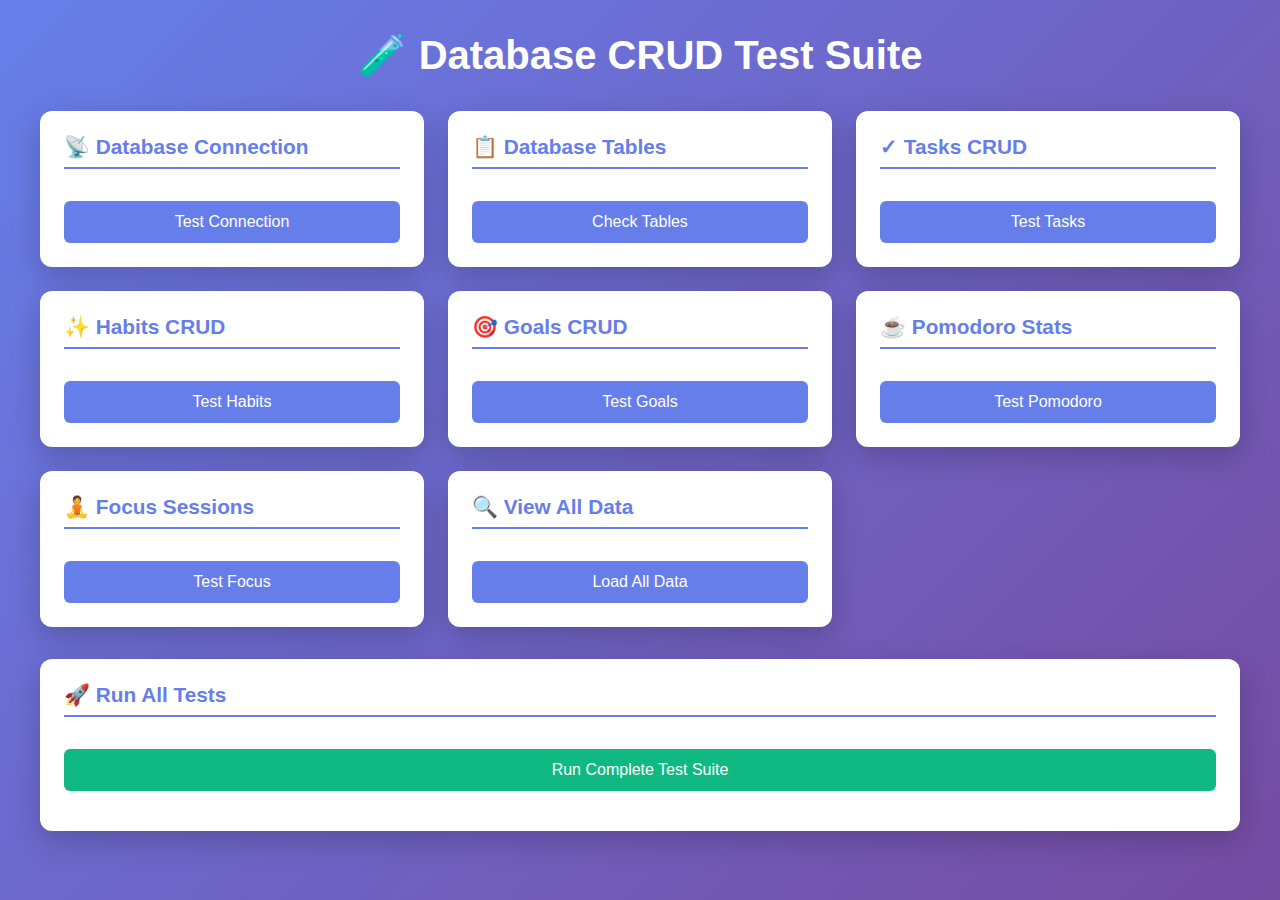
<file: productivity-app/test_db.html>
<!DOCTYPE html>
<html lang="en">
<head>
    <meta charset="UTF-8">
    <meta name="viewport" content="width=device-width, initial-scale=1.0">
    <title>Database Test - Productivity Hub</title>
    <style>
        * {
            margin: 0;
            padding: 0;
            box-sizing: border-box;
        }
        body {
            font-family: 'Segoe UI', Tahoma, Geneva, Verdana, sans-serif;
            background: linear-gradient(135deg, #667eea 0%, #764ba2 100%);
            padding: 2rem;
            min-height: 100vh;
        }
        .container {
            max-width: 1200px;
            margin: 0 auto;
        }
        h1 {
            color: white;
            text-align: center;
            margin-bottom: 2rem;
            font-size: 2.5rem;
        }
        .test-grid {
            display: grid;
            grid-template-columns: repeat(auto-fit, minmax(300px, 1fr));
            gap: 1.5rem;
            margin-bottom: 2rem;
        }
        .test-card {
            background: white;
            border-radius: 12px;
            padding: 1.5rem;
            box-shadow: 0 10px 30px rgba(0,0,0,0.2);
        }
        .test-card h2 {
            color: #667eea;
            margin-bottom: 1rem;
            font-size: 1.3rem;
            border-bottom: 2px solid #667eea;
            padding-bottom: 0.5rem;
        }
        .test-result {
            padding: 0.75rem;
            margin: 0.5rem 0;
            border-radius: 6px;
            font-size: 0.9rem;
        }
        .success {
            background: #10b981;
            color: white;
        }
        .error {
            background: #ef4444;
            color: white;
        }
        .info {
            background: #f0f0f0;
            color: #333;
            border-left: 4px solid #667eea;
        }
        .btn {
            background: #667eea;
            color: white;
            border: none;
            padding: 0.75rem 1.5rem;
            border-radius: 6px;
            cursor: pointer;
            font-size: 1rem;
            margin-top: 1rem;
            width: 100%;
            transition: all 0.3s;
        }
        .btn:hover {
            background: #5568d3;
            transform: translateY(-2px);
            box-shadow: 0 5px 15px rgba(102, 126, 234, 0.4);
        }
        .data-table {
            width: 100%;
            margin-top: 1rem;
            border-collapse: collapse;
        }
        .data-table th {
            background: #f8f9fa;
            padding: 0.5rem;
            text-align: left;
            font-weight: 600;
            border-bottom: 2px solid #dee2e6;
        }
        .data-table td {
            padding: 0.5rem;
            border-bottom: 1px solid #dee2e6;
        }
        pre {
            background: #f8f9fa;
            padding: 1rem;
            border-radius: 6px;
            overflow-x: auto;
            font-size: 0.85rem;
        }
    </style>
</head>
<body>
    <div class="container">
        <h1>🧪 Database CRUD Test Suite</h1>
        
        <div class="test-grid">
            <!-- Database Connection Test -->
            <div class="test-card">
                <h2>📡 Database Connection</h2>
                <div id="dbConnectionResult"></div>
                <button class="btn" onclick="testDBConnection()">Test Connection</button>
            </div>

            <!-- Tables Test -->
            <div class="test-card">
                <h2>📋 Database Tables</h2>
                <div id="tablesResult"></div>
                <button class="btn" onclick="testTables()">Check Tables</button>
            </div>

            <!-- Tasks CRUD Test -->
            <div class="test-card">
                <h2>✓ Tasks CRUD</h2>
                <div id="tasksResult"></div>
                <button class="btn" onclick="testTasksCRUD()">Test Tasks</button>
            </div>

            <!-- Habits CRUD Test -->
            <div class="test-card">
                <h2>✨ Habits CRUD</h2>
                <div id="habitsResult"></div>
                <button class="btn" onclick="testHabitsCRUD()">Test Habits</button>
            </div>

            <!-- Goals CRUD Test -->
            <div class="test-card">
                <h2>🎯 Goals CRUD</h2>
                <div id="goalsResult"></div>
                <button class="btn" onclick="testGoalsCRUD()">Test Goals</button>
            </div>

            <!-- Pomodoro Test -->
            <div class="test-card">
                <h2>☕ Pomodoro Stats</h2>
                <div id="pomodoroResult"></div>
                <button class="btn" onclick="testPomodoro()">Test Pomodoro</button>
            </div>

            <!-- Focus Sessions Test -->
            <div class="test-card">
                <h2>🧘 Focus Sessions</h2>
                <div id="focusResult"></div>
                <button class="btn" onclick="testFocusSessions()">Test Focus</button>
            </div>

            <!-- All Data Test -->
            <div class="test-card">
                <h2>🔍 View All Data</h2>
                <div id="allDataResult"></div>
                <button class="btn" onclick="testGetAllData()">Load All Data</button>
            </div>
        </div>

        <div class="test-card" style="margin-top: 2rem;">
            <h2>🚀 Run All Tests</h2>
            <button class="btn" onclick="runAllTests()" style="background: #10b981;">Run Complete Test Suite</button>
            <div id="allTestsResult" style="margin-top: 1rem;"></div>
        </div>
    </div>

    <script>
        const API_BASE = 'backend/api.php';

        async function apiCall(action, data = {}) {
            try {
                const response = await fetch(`${API_BASE}?action=${action}`, {
                    method: 'POST',
                    headers: { 'Content-Type': 'application/json' },
                    body: JSON.stringify(data)
                });
                return await response.json();
            } catch (e) {
                return { error: e.message };
            }
        }

        function showResult(elementId, html) {
            document.getElementById(elementId).innerHTML = html;
        }

        function testDBConnection() {
            showResult('dbConnectionResult', '<div class="info">Testing connection...</div>');
            
            fetch(API_BASE + '?action=get_data')
                .then(res => res.json())
                .then(data => {
                    if (data.error) {
                        showResult('dbConnectionResult', 
                            `<div class="error">❌ Connection Failed<br>${data.error}</div>`);
                    } else {
                        showResult('dbConnectionResult', 
                            '<div class="success">✅ Database Connected Successfully!</div>');
                    }
                })
                .catch(err => {
                    showResult('dbConnectionResult', 
                        `<div class="error">❌ Error: ${err.message}</div>`);
                });
        }

        function testTables() {
            showResult('tablesResult', '<div class="info">Checking tables...</div>');
            
            fetch('backend/test_tables.php')
                .then(res => res.text())
                .then(html => {
                    showResult('tablesResult', html);
                })
                .catch(err => {
                    showResult('tablesResult', 
                        `<div class="error">❌ Error: ${err.message}</div>`);
                });
        }

        async function testTasksCRUD() {
            showResult('tasksResult', '<div class="info">Testing Tasks CRUD...</div>');
            let results = '';

            // CREATE
            const taskId = Date.now();
            const addResult = await apiCall('add_task', {
                id: taskId,
                text: 'Test Task ' + taskId,
                priority: 'high'
            });
            results += addResult.status === 'success' 
                ? '<div class="success">✅ CREATE: Task added</div>'
                : '<div class="error">❌ CREATE failed</div>';

            // READ is part of get_data
            const data = await apiCall('get_data', {});
            results += data.tasks && data.tasks.length > 0
                ? `<div class="success">✅ READ: ${data.tasks.length} tasks found</div>`
                : '<div class="error">❌ READ: No tasks</div>';

            // UPDATE (toggle)
            const toggleResult = await apiCall('toggle_task', { id: taskId });
            results += toggleResult.status === 'success'
                ? '<div class="success">✅ UPDATE: Task toggled</div>'
                : '<div class="error">❌ UPDATE failed</div>';

            // DELETE
            const deleteResult = await apiCall('delete_task', { id: taskId });
            results += deleteResult.status === 'success'
                ? '<div class="success">✅ DELETE: Task deleted</div>'
                : '<div class="error">❌ DELETE failed</div>';

            showResult('tasksResult', results);
        }

        async function testHabitsCRUD() {
            showResult('habitsResult', '<div class="info">Testing Habits CRUD...</div>');
            let results = '';

            const habitId = Date.now();
            const addResult = await apiCall('add_habit', {
                id: habitId,
                name: 'Test Habit ' + habitId,
                color: '#6366f1'
            });
            results += addResult.status === 'success'
                ? '<div class="success">✅ CREATE: Habit added</div>'
                : '<div class="error">❌ CREATE failed</div>';

            const data = await apiCall('get_data', {});
            results += data.habits && data.habits.length > 0
                ? `<div class="success">✅ READ: ${data.habits.length} habits found</div>`
                : '<div class="error">❌ READ: No habits</div>';

            const updateResult = await apiCall('update_habit_dates', {
                id: habitId,
                completedDates: [new Date().toDateString()]
            });
            results += updateResult.status === 'success'
                ? '<div class="success">✅ UPDATE: Habit dates updated</div>'
                : '<div class="error">❌ UPDATE failed</div>';

            const deleteResult = await apiCall('delete_habit', { id: habitId });
            results += deleteResult.status === 'success'
                ? '<div class="success">✅ DELETE: Habit deleted</div>'
                : '<div class="error">❌ DELETE failed</div>';

            showResult('habitsResult', results);
        }

        async function testGoalsCRUD() {
            showResult('goalsResult', '<div class="info">Testing Goals CRUD...</div>');
            let results = '';

            const goalId = Date.now();
            const addResult = await apiCall('add_goal', {
                id: goalId,
                text: 'Test Goal ' + goalId
            });
            results += addResult.status === 'success'
                ? '<div class="success">✅ CREATE: Goal added</div>'
                : '<div class="error">❌ CREATE failed</div>';

            const data = await apiCall('get_data', {});
            results += data.goals && data.goals.length > 0
                ? `<div class="success">✅ READ: ${data.goals.length} goals found</div>`
                : '<div class="error">❌ READ: No goals</div>';

            const toggleResult = await apiCall('toggle_goal', { id: goalId });
            results += toggleResult.status === 'success'
                ? '<div class="success">✅ UPDATE: Goal toggled</div>'
                : '<div class="error">❌ UPDATE failed</div>';

            const deleteResult = await apiCall('delete_goal', { id: goalId });
            results += deleteResult.status === 'success'
                ? '<div class="success">✅ DELETE: Goal deleted</div>'
                : '<div class="error">❌ DELETE failed</div>';

            showResult('goalsResult', results);
        }

        async function testPomodoro() {
            showResult('pomodoroResult', '<div class="info">Testing Pomodoro Stats...</div>');
            let results = '';

            const data = await apiCall('get_data', {});
            if (data.pomodoro) {
                results += '<div class="success">✅ READ: Pomodoro stats loaded</div>';
                results += `<div class="info">Sessions: ${data.pomodoro.sessionsCompleted}<br>Focus Time: ${data.pomodoro.totalFocusTime}m</div>`;
            }

            const updateResult = await apiCall('update_pomodoro', {
                sessionsCompleted: (data.pomodoro?.sessionsCompleted || 0) + 1,
                totalFocusTime: (data.pomodoro?.totalFocusTime || 0) + 25
            });
            results += updateResult.status === 'success'
                ? '<div class="success">✅ UPDATE: Stats updated (+1 session, +25m)</div>'
                : '<div class="error">❌ UPDATE failed</div>';

            showResult('pomodoroResult', results);
        }

        async function testFocusSessions() {
            showResult('focusResult', '<div class="info">Testing Focus Sessions...</div>');
            let results = '';

            const sessionId = Date.now();
            const addResult = await apiCall('add_focus_session', {
                id: sessionId,
                taskName: 'Test Focus Session',
                duration: 30
            });
            results += addResult.status === 'success'
                ? '<div class="success">✅ CREATE: Focus session logged</div>'
                : '<div class="error">❌ CREATE failed: ' + (addResult.error || 'Unknown') + '</div>';

            const sessions = await apiCall('get_focus_sessions', {});
            if (sessions && Array.isArray(sessions)) {
                results += `<div class="success">✅ READ: ${sessions.length} sessions found</div>`;
                if (sessions.length > 0) {
                    results += '<div class="info"><strong>Recent Sessions:</strong><br>';
                    sessions.slice(0, 3).forEach(s => {
                        results += `${s.task_name} - ${s.duration}m<br>`;
                    });
                    results += '</div>';
                }
            }

            showResult('focusResult', results);
        }

        async function testGetAllData() {
            showResult('allDataResult', '<div class="info">Loading all data...</div>');
            
            const data = await apiCall('get_data', {});
            if (data.error) {
                showResult('allDataResult', `<div class="error">❌ Error: ${data.error}</div>`);
                return;
            }

            let html = '<div class="success">✅ Data loaded successfully!</div>';
            html += '<pre>' + JSON.stringify(data, null, 2) + '</pre>';
            showResult('allDataResult', html);
        }

        async function runAllTests() {
            showResult('allTestsResult', '<div class="info">Running all tests... Please wait...</div>');
            
            await testDBConnection();
            await new Promise(r => setTimeout(r, 500));
            
            await testTasksCRUD();
            await new Promise(r => setTimeout(r, 500));
            
            await testHabitsCRUD();
            await new Promise(r => setTimeout(r, 500));
            
            await testGoalsCRUD();
            await new Promise(r => setTimeout(r, 500));
            
            await testPomodoro();
            await new Promise(r => setTimeout(r, 500));
            
            await testFocusSessions();
            await new Promise(r => setTimeout(r, 500));
            
            showResult('allTestsResult', 
                '<div class="success">✅ All tests completed! Check individual cards for results.</div>');
        }
    </script>
</body>
</html>
</file>
<file: productivity-app/css/dashboard.css>
/* === DASHBOARD === */
.dashboard-grid {
    display: grid;
    grid-template-columns: repeat(4, 1fr);
    gap: var(--spacing-lg);
    margin-bottom: var(--spacing-xl);
}

/* Stats */
.stat-card {
    background: var(--surface-dark);
    border: 1px solid var(--border-color);
    padding: var(--spacing-md);
    display: flex;
    align-items: center;
    gap: var(--spacing-md);
    border-radius: 8px;
}

.stat-icon {
    font-size: 1.25rem;
    width: 42px;
    height: 42px;
    display: flex;
    align-items: center;
    justify-content: center;
    background: rgba(255, 255, 255, 0.04);
    border: 1px solid var(--border-color);
    border-radius: var(--border-radius-sm);
    color: var(--text-secondary);
}

.stat-value {
    font-family: var(--font-heading);
    font-size: 1.75rem;
    color: var(--text-primary);
    font-weight: 700;
    line-height: 1;
}

.stat-label {
    font-family: var(--font-ui);
    font-size: 0.75rem;
    text-transform: uppercase;
    font-weight: 500;
    letter-spacing: 0.05em;
    margin-top: 0.375rem;
    color: var(--text-secondary);
}

.chart-card {
    grid-column: span 2;
    min-height: 400px;
}
</file>
<file: productivity-app/css/focus.css>
/* === FOCUS MODE === */
.focus-container {
    display: flex;
    flex-direction: column;
    align-items: center;
    height: 70vh;
    justify-content: center;
}

.focus-main {
    text-align: center;
    margin-bottom: 3rem;
}

.focus-time {
    font-family: var(--font-heading);
    font-size: 6rem;
    color: var(--text-primary);
    line-height: 1;
}

.focus-label {
    font-size: 1.5rem;
    color: var(--text-secondary);
    margin-bottom: 2rem;
}

.focus-controls {
    margin-bottom: 2rem;
}

.focus-task-input input {
    width: 400px;
    text-align: center;
    font-size: 1.25rem;
    padding: 0.5rem;
    background: transparent;
    border: none;
    border-bottom: 1px solid var(--border-color);
    color: white;
}

.focus-task-input input:focus {
    outline: none;
    border-color: white;
}
</file>
<file: productivity-app/css/goals.css>
/* === GOALS === */
.goals-container {
    max-width: 900px;
    margin: 0 auto;
    display: grid;
    grid-template-columns: 2fr 1fr;
    gap: var(--spacing-lg);
}

.quote-card {
    grid-column: span 2;
    text-align: center;
    font-style: italic;
    background: transparent;
    border: none;
    box-shadow: none;
}

.quote {
    font-size: 1.5rem;
    margin-bottom: 0.5rem;
    color: var(--text-primary);
    font-family: var(--font-heading);
}

.quote-author {
    color: var(--accent);
}

.goals-input-card {
    grid-column: span 1;
}

.goal-input-group {
    display: flex;
    gap: 0.5rem;
    margin-bottom: 1rem;
}

.goal-input {
    flex: 1;
    padding: 0.75rem;
    background: var(--surface-hover);
    border: 1px solid var(--border-color);
    color: var(--text-primary);
    border-radius: 12px;
}

.goal-input:focus {
    outline: none;
    border-color: var(--accent);
}

.goal-item {
    display: flex;
    align-items: center;
    padding: 0.75rem;
    background: rgba(255, 255, 255, 0.03);
    margin-bottom: 0.5rem;
    border-radius: 8px;
    transition: all 0.2s;
}

.goal-item:hover {
    background: rgba(255, 255, 255, 0.05);
}

.goal-checkbox {
    width: 20px;
    height: 20px;
    border: 2px solid var(--border-color);
    margin-right: 1rem;
    cursor: pointer;
    border-radius: 50%;
    /* Rounded checkbox */
    appearance: none;
    display: grid;
    place-content: center;
}

.goal-checkbox::before {
    content: "";
    width: 10px;
    height: 10px;
    border-radius: 50%;
    transform: scale(0);
    transition: 120ms transform ease-in-out;
    background: var(--text-inverted);
}

.goal-item.completed .goal-checkbox {
    background: var(--accent);
    border-color: var(--accent);
}

.goal-item.completed .goal-checkbox::before {
    transform: scale(1);
}

.goal-item.completed .goal-text {
    text-decoration: line-through;
    opacity: 0.6;
    color: var(--text-muted);
}

.goals-progress-card {
    display: flex;
    flex-direction: column;
    align-items: center;
    justify-content: center;
}

.progress-ring {
    width: 160px;
    height: 160px;
    transform: rotate(-90deg);
}

.progress-ring-bg {
    fill: none;
    stroke: var(--surface-hover);
    stroke-width: 8;
}

.progress-ring-fill {
    fill: none;
    stroke: var(--accent);
    stroke-width: 8;
    stroke-dasharray: 502;
    stroke-dashoffset: 502;
    transition: stroke-dashoffset 0.5s;
    stroke-linecap: round;
}

.progress-text {
    position: absolute;
    text-align: center;
}

.progress-percentage {
    font-size: 2rem;
    font-weight: bold;
    color: var(--text-primary);
}

.progress-label {
    font-size: 0.9rem;
    color: var(--text-secondary);
}
</file>
<file: productivity-app/css/habits.css>
/* === HABITS === */
.habits-grid {
    display: grid;
    grid-template-columns: repeat(2, 1fr);
    gap: var(--spacing-lg);
}

.habits-list-card {
    grid-column: span 2;
}

.habit-item {
    display: flex;
    align-items: center;
    justify-content: space-between;
    padding: 1.25rem;
    background: var(--surface-dark);
    border: 1px solid var(--border-color);
    margin-bottom: 0.75rem;
    border-radius: var(--border-radius-md);
    transition: border-color 0.2s ease;
}

.habit-item:hover {
    border-color: #333333;
}

.habit-info {
    flex: 1;
    padding: 0 1rem;
}

.habit-color {
    width: 12px;
    height: 12px;
    border-radius: 50%;
}

.habit-name {
    font-family: var(--font-ui);
    font-weight: 700;
    font-size: 1rem;
    color: var(--text-primary);
    margin-bottom: 0.2rem;
}

.habit-streak {
    font-family: var(--font-body);
    font-size: 0.85rem;
    color: var(--text-muted);
}

.habit-days {
    display: flex;
    gap: 4px;
}

.habit-day {
    width: 24px;
    height: 24px;
    background: #1a1a1a;
    border: 1px solid var(--border-color);
    cursor: pointer;
    border-radius: 3px;
    transition: all 0.2s;
}

.habit-day.completed {
    background: var(--surface-light);
}

.habit-actions .habit-btn {
    background: transparent;
    border: none;
    cursor: pointer;
    opacity: 0.5;
    transition: opacity 0.2s;
}

.habit-actions .habit-btn:hover {
    opacity: 1;
}

.habit-stats {
    display: grid;
    grid-template-columns: repeat(3, 1fr);
    gap: 1rem;
    text-align: center;
}

.habit-stat-item {
    display: flex;
    flex-direction: column;
    padding: 1rem;
    background: rgba(255, 255, 255, 0.02);
    border-radius: 8px;
}

.habit-stat-label {
    font-size: 0.75rem;
    color: var(--text-secondary);
    text-transform: uppercase;
}

.habit-stat-value {
    font-size: 1.5rem;
    font-weight: bold;
    margin-top: 0.5rem;
}
</file>
<file: productivity-app/css/pomodoro.css>
/* === POMODORO === */
:root {
    --pomo-work: #ffffff;
    --pomo-break: #404040;
}

.pomodoro-container {
    display: flex;
    justify-content: center;
    padding: var(--spacing-xl) 0;
}

.pomodoro-card {
    background: var(--surface-dark);
    border: 1px solid var(--border-color);
    padding: var(--spacing-xl);
    max-width: 500px;
    width: 100%;
    border-radius: 12px;
}

.timer-mode-selector {
    display: flex;
    gap: 1rem;
    margin-bottom: var(--spacing-xl);
    justify-content: center;
}

.mode-btn {
    padding: 0.5rem 1rem;
    background: transparent;
    border: 1px solid var(--border-color);
    font-family: var(--font-ui);
    font-size: 0.8rem;
    cursor: pointer;
    color: var(--text-secondary);
    border-radius: 4px;
    transition: all 0.2s;
}

.mode-btn.active {
    background: var(--surface-light);
    color: var(--text-inverted);
    border-color: var(--surface-light);
}

.timer-display-container {
    display: flex;
    flex-direction: column;
    align-items: center;
    margin-bottom: var(--spacing-xl);
}

/* Professional Timer Progress Ring */
.pomo-progress-container {
    position: relative;
    width: 240px;
    height: 240px;
    margin: var(--spacing-xl) 0;
    display: flex;
    align-items: center;
    justify-content: center;
}

.pomo-ring-svg {
    position: absolute;
    width: 100%;
    height: 100%;
    transform: rotate(-90deg);
}

.pomo-ring-bg {
    fill: none;
    stroke: #1a1a1a;
    stroke-width: 6;
}

.pomo-ring-fill {
    fill: none;
    stroke: var(--accent);
    stroke-width: 6;
    stroke-linecap: round;
    transition: stroke-dashoffset 0.5s ease;
}

.timer-content-text {
    position: absolute;
    text-align: center;
}

.timer-time {
    font-family: var(--font-heading);
    font-size: 4.5rem;
    margin-bottom: 0.25rem;
    color: var(--text-primary);
    font-weight: 700;
    letter-spacing: -0.04em;
    line-height: 1;
}

.timer-label {
    font-family: var(--font-ui);
    font-weight: 500;
    color: var(--text-secondary);
    font-size: 0.875rem;
    text-transform: uppercase;
    letter-spacing: 0.2em;
}

.timer-controls {
    display: flex;
    gap: 1rem;
    justify-content: center;
    margin-bottom: var(--spacing-xl);
}

.pomodoro-stats {
    display: flex;
    justify-content: space-around;
    padding-top: var(--spacing-lg);
    border-top: 1px solid var(--border-color);
    margin-bottom: var(--spacing-lg);
}

.pomo-stat {
    text-align: center;
}

.pomo-stat-value {
    font-family: var(--font-heading);
    font-size: 1.5rem;
    font-weight: 700;
}

.pomo-stat-label {
    font-size: 0.75rem;
    color: var(--text-secondary);
    text-transform: uppercase;
}

.timer-settings h4 {
    margin-bottom: 1rem;
    color: var(--text-secondary);
}

.setting-row {
    display: flex;
    justify-content: space-between;
    align-items: center;
    margin-bottom: 0.5rem;
}

.setting-row input {
    background: var(--bg-primary);
    border: 1px solid var(--border-color);
    color: white;
    padding: 0.25rem 0.5rem;
    width: 60px;
}
</file>
<file: productivity-app/css/tasks.css>
/* === TASKS === */
.tasks-container {
    max-width: 800px;
    margin: 0 auto;
}

.task-input-card {
    margin-bottom: var(--spacing-lg);
    display: flex;
    gap: 1rem;
}

.task-input {
    flex: 1;
    padding: 0.75rem 1rem;
    border: 1px solid var(--border-color);
    font-family: var(--font-body);
    font-size: 1rem;
    background: transparent;
    color: var(--text-primary);
    border-radius: 4px;
}

.task-input-actions {
    display: flex;
    gap: 0.5rem;
}

.task-priority-select {
    background: var(--surface-dark);
    color: var(--text-primary);
    border: 1px solid var(--border-color);
    padding: 0 1rem;
    border-radius: 4px;
}

.task-item {
    padding: 0.75rem 1rem;
    border: 1px solid var(--border-color);
    background: var(--surface-dark);
    margin-bottom: 0.75rem;
    display: flex;
    align-items: center;
    border-radius: 8px;
    justify-content: space-between;
}

.task-checkbox {
    width: 20px;
    height: 20px;
    border: 1.5px solid var(--border-color);
    margin-right: var(--spacing-sm);
    border-radius: 4px;
    cursor: pointer;
    background: transparent;
    transition: all 0.2s ease;
    flex-shrink: 0;
}

.task-item.priority-high {
    border-left: 3px solid #ef4444;
}

.task-item.priority-medium {
    border-left: 3px solid #f59e0b;
}

.task-item.priority-low {
    border-left: 3px solid #10b981;
}

.task-item.completed {
    opacity: 0.6;
}

.task-item.completed .task-checkbox {
    background: var(--text-primary);
    border-color: var(--text-primary);
}

.task-item.completed .task-text {
    color: var(--text-muted);
    text-decoration: line-through;
}

.task-text {
    font-family: var(--font-body);
    font-size: 1rem;
    color: var(--text-primary);
    flex: 1;
}

.task-delete {
    background: transparent;
    border: none;
    color: var(--text-muted);
    cursor: pointer;
    font-size: 1.2rem;
    padding: 0 0.5rem;
}

.task-delete:hover {
    color: #ef4444;
}
</file>
<file: productivity-app/styles.css>
/* ===================================
   PRODUCTIVITY HUB - FANTASY ARCADE THEME (REFINED)
   =================================== */

/* === CSS RESET & BASE === */
* {
    margin: 0;
    padding: 0;
    box-sizing: border-box;
}

:root {
    /* Palette: Fantasy Arcade */
    --bg-top: #d946ef;
    /* Vivid Fuchsia */
    --bg-mid: #4c0519;
    /* Dark Mulberry */
    --bg-bot: #2e1065;
    /* Charcoal-Purple */

    --surface-light: #f3e8ff;
    /* Lighter Lilac for better contrast */
    --surface-accent: #e0e7ff;
    /* Very light Periwinkle */

    --border-color: #1e1b4b;
    /* Deep Indigo */
    --border-width: 3px;
    /* Slightly thinner for elegance */

    --accent-pink: #ec4899;
    /* Hot Pink */
    --accent-rose: #f43f5e;

    --text-on-dark: #ffffff;
    /* Optic White */
    --text-on-light: #1e1b4b;
    /* Deep Indigo - High Contrast */
    --text-muted: #475569;

    /* Coffee/Potion Colors */
    --potion-dark: #4c1d95;
    --potion-liquid: #a855f7;
    --potion-steam: #e9d5ff;

    /* Spacing */
    --spacing-xs: 0.5rem;
    --spacing-sm: 1rem;
    --spacing-md: 1.5rem;
    --spacing-lg: 2rem;
    --spacing-xl: 3rem;

    /* Shadows */
    --shadow-hard: 4px 4px 0px var(--border-color);
    --shadow-hard-hover: 2px 2px 0px var(--border-color);

    /* Typography */
    --font-heading: 'Press Start 2P', cursive;
    --font-body: 'Inter', sans-serif;
    --font-ui: 'Outfit', sans-serif;
}

html {
    font-size: 15px;
    /* Clean base size */
    scroll-behavior: smooth;
}

body {
    font-family: var(--font-body);
    background: linear-gradient(to bottom, var(--bg-top), var(--bg-mid), var(--bg-bot));
    color: var(--text-on-dark);
    line-height: 1.6;
    overflow-x: hidden;
    min-height: 100vh;
}

/* === ATMOSPHERE: PARTICLES === */
.bg-gradient {
    display: none;
}

.particles-container {
    position: fixed;
    top: 0;
    left: 0;
    width: 100%;
    height: 100%;
    pointer-events: none;
    z-index: 0;
}

.particle {
    position: absolute;
    width: 8px;
    height: 8px;
    background: rgba(255, 255, 255, 0.15);
    animation: floatUp 10s infinite linear;
}

/* Randomize particles */
.p-1 {
    left: 10%;
    bottom: -10px;
    width: 12px;
    height: 12px;
    animation-duration: 15s;
}

.p-2 {
    left: 30%;
    bottom: -10px;
    width: 8px;
    height: 8px;
    animation-duration: 25s;
}

.p-3 {
    left: 50%;
    bottom: -10px;
    width: 16px;
    height: 16px;
    animation-duration: 20s;
}

.p-4 {
    left: 70%;
    bottom: -10px;
    width: 6px;
    height: 6px;
    animation-duration: 18s;
}

.p-5 {
    left: 90%;
    bottom: -10px;
    width: 10px;
    height: 10px;
    animation-duration: 22s;
}

@keyframes floatUp {
    0% {
        transform: translateY(0);
        opacity: 0;
    }

    10% {
        opacity: 0.5;
    }

    90% {
        opacity: 0.5;
    }

    100% {
        transform: translateY(-105vh);
        opacity: 0;
    }
}

/* === LAYOUT === */
.container {
    display: flex;
    min-height: 100vh;
    position: relative;
    z-index: 1;
}

/* === SIDEBAR === */
.sidebar {
    width: 300px;
    background: rgba(30, 27, 75, 0.5);
    /* Deep Indigo with transparency */
    border-right: 1px solid rgba(255, 255, 255, 0.1);
    padding: var(--spacing-lg);
    display: flex;
    flex-direction: column;
    position: sticky;
    top: 0;
    height: 100vh;
    overflow-y: auto;
    backdrop-filter: blur(8px);
}

.logo {
    display: flex;
    align-items: center;
    gap: var(--spacing-sm);
    margin-bottom: var(--spacing-xl);
    padding: var(--spacing-sm);
    border: var(--border-width) solid var(--border-color);
    background: var(--surface-light);
    box-shadow: var(--shadow-hard);
}

.logo-icon {
    font-size: 24px;
}

.logo h1 {
    font-family: var(--font-heading);
    font-size: 0.8rem;
    color: var(--text-on-light);
    line-height: 1.4;
}

.nav-menu {
    display: flex;
    flex-direction: column;
    gap: 0.75rem;
    flex: 1;
}

.nav-item {
    display: flex;
    align-items: center;
    gap: var(--spacing-sm);
    padding: 1rem;
    background: var(--surface-light);
    border: var(--border-width) solid var(--border-color);
    box-shadow: var(--shadow-hard);
    color: var(--text-on-light);
    font-family: var(--font-ui);
    /* CLEAN FONT */
    font-weight: 700;
    font-size: 0.9rem;
    cursor: pointer;
    transition: transform 0.1s;
    letter-spacing: 0.02em;
    text-transform: uppercase;
}

.nav-item:hover {
    transform: translate(-2px, -2px);
    background: #fff;
}

.nav-item.active {
    background: var(--accent-pink);
    color: white;
    border-color: var(--border-color);
}

.sidebar-footer {
    margin-top: var(--spacing-lg);
    padding-top: var(--spacing-lg);
    border-top: 2px dashed rgba(255, 255, 255, 0.1);
}

.streak-badge {
    display: flex;
    align-items: center;
    gap: var(--spacing-sm);
    padding: var(--spacing-md);
    background: var(--surface-accent);
    border: var(--border-width) solid var(--border-color);
    box-shadow: var(--shadow-hard);
    color: var(--text-on-light);
}

.streak-number {
    font-family: var(--font-heading);
    font-size: 1.1rem;
}

.streak-label {
    font-family: var(--font-ui);
    font-size: 0.8rem;
    text-transform: uppercase;
    font-weight: 700;
}

/* === MAIN CONTENT === */
.main-content {
    flex: 1;
    padding: var(--spacing-xl);
    max-width: 1400px;
    margin: 0 auto;
}

.page-header {
    display: flex;
    justify-content: space-between;
    align-items: center;
    margin-bottom: var(--spacing-xl);
}

.page-title {
    font-family: var(--font-heading);
    font-size: 1.8rem;
    margin-bottom: 0.5rem;
    color: white;
    text-shadow: 3px 3px 0px rgba(0, 0, 0, 0.3);
}

.page-subtitle {
    font-family: var(--font-ui);
    font-size: 1.1rem;
    color: rgba(255, 255, 255, 0.9);
    font-weight: 500;
}

.date-display {
    padding: 0.5rem 1rem;
    background: var(--surface-light);
    color: var(--text-on-light);
    border: var(--border-width) solid var(--border-color);
    font-family: var(--font-ui);
    font-weight: 700;
    box-shadow: var(--shadow-hard);
}

/* === CARDS === */
.tab-content {
    display: none;
}

.tab-content.active {
    display: block;
}

.dashboard-grid {
    display: grid;
    grid-template-columns: repeat(auto-fit, minmax(280px, 1fr));
    gap: var(--spacing-lg);
}

.card {
    background: var(--surface-light);
    border: var(--border-width) solid var(--border-color);
    padding: var(--spacing-lg);
    box-shadow: var(--shadow-hard);
    color: var(--text-on-light);
}

.card-title {
    font-family: var(--font-heading);
    font-size: 0.9rem;
    margin-bottom: var(--spacing-md);
    border-bottom: 3px solid var(--border-color);
    padding-bottom: 0.8rem;
    color: var(--text-on-light);
    line-height: 1.4;
}

/* Stats */
.stat-card {
    background: #fff;
    border: var(--border-width) solid var(--border-color);
    padding: var(--spacing-md);
    box-shadow: var(--shadow-hard);
    display: flex;
    align-items: center;
    gap: var(--spacing-md);
    transition: transform 0.1s;
}

.stat-icon {
    font-size: 2rem;
    width: 60px;
    height: 60px;
    display: flex;
    align-items: center;
    justify-content: center;
    background: var(--surface-accent);
    border: 2px solid var(--border-color);
    border-radius: 4px;
    /* Slight rounding for friendly look */
}

.stat-value {
    font-family: var(--font-heading);
    font-size: 1.4rem;
    color: var(--text-on-light);
}

.stat-label {
    font-family: var(--font-ui);
    font-size: 0.85rem;
    text-transform: uppercase;
    font-weight: 700;
    margin-top: 0.25rem;
    color: var(--text-muted);
}

.chart-card {
    grid-column: span 2;
    min-height: 400px;
}

/* === POMODORO && POTION === */
.pomodoro-container {
    display: flex;
    justify-content: center;
    padding: var(--spacing-xl) 0;
}

.pomodoro-card {
    background: var(--surface-light);
    border: var(--border-width) solid var(--border-color);
    padding: var(--spacing-xl);
    box-shadow: var(--shadow-hard);
    max-width: 600px;
    width: 100%;
}

.timer-mode-selector {
    display: flex;
    gap: 1rem;
    margin-bottom: var(--spacing-xl);
    justify-content: center;
}

.mode-btn {
    padding: 0.75rem 1.5rem;
    background: white;
    border: var(--border-width) solid var(--border-color);
    box-shadow: var(--shadow-hard);
    font-family: var(--font-heading);
    font-size: 0.7rem;
    cursor: pointer;
    color: var(--text-on-light);
}

.mode-btn.active {
    background: var(--accent-pink);
    color: white;
    transform: translate(2px, 2px);
    box-shadow: none;
}

.timer-display-container {
    display: flex;
    flex-direction: column;
    align-items: center;
    margin-bottom: var(--spacing-xl);
}

/* Potion CSS (Same as before but refined) */
.coffee-cup-container {
    position: relative;
    width: 200px;
    height: 180px;
    margin-bottom: 2rem;
    display: flex;
    flex-direction: column;
    align-items: center;
    justify-content: flex-end;
}

.coffee-cup {
    position: relative;
    width: 140px;
    height: 120px;
    border: 4px solid var(--border-color);
    background: #fff;
    border-bottom-left-radius: 24px;
    border-bottom-right-radius: 24px;
    overflow: hidden;
    z-index: 2;
}

.coffee-rim {
    position: absolute;
    top: 0;
    left: 0;
    width: 100%;
    height: 12px;
    background: #e2e8f0;
    border-bottom: 4px solid var(--border-color);
    z-index: 3;
}

.coffee-liquid-container {
    position: absolute;
    bottom: 0;
    left: 0;
    width: 100%;
    height: 100%;
    display: flex;
    align-items: flex-end;
}

.coffee-liquid {
    width: 100%;
    height: 0%;
    background: var(--potion-liquid);
    border-top: 4px solid var(--potion-dark);
    transition: height 0.5s linear;
}

.cup-handle {
    position: absolute;
    top: 20px;
    right: -34px;
    width: 30px;
    height: 60px;
    border: 4px solid var(--border-color);
    border-left: none;
    border-top-right-radius: 12px;
    border-bottom-right-radius: 12px;
    z-index: 1;
    background: white;
}

.cup-plate {
    width: 180px;
    height: 12px;
    background: white;
    border: 4px solid var(--border-color);
    margin-top: -6px;
    z-index: 0;
    border-radius: 6px;
}

.steam-container {
    position: absolute;
    top: -50px;
    left: 45px;
    width: 50px;
    height: 50px;
    display: flex;
    justify-content: space-around;
    z-index: 1;
}

.steam {
    width: 10px;
    height: 10px;
    background: var(--potion-steam);
    opacity: 0;
    box-shadow: 0 0 4px var(--potion-steam);
    animation: magicRise 2.5s infinite;
}

.steam-1 {
    animation-delay: 0s;
}

.steam-2 {
    animation-delay: 0.8s;
}

.steam-3 {
    animation-delay: 1.6s;
}

@keyframes magicRise {
    0% {
        transform: translateY(0) rotate(0deg);
        opacity: 0;
    }

    50% {
        opacity: 0.6;
    }

    100% {
        transform: translateY(-40px) rotate(45deg);
        opacity: 0;
    }
}

.timer-time {
    font-family: var(--font-heading);
    font-size: 3.5rem;
    margin-bottom: 0.5rem;
    color: var(--text-on-light);
}

.timer-label {
    font-family: var(--font-ui);
    font-weight: 700;
    color: var(--text-muted);
    font-size: 1.1rem;
    text-transform: uppercase;
    letter-spacing: 0.05em;
}

/* === BUTTONS === */
.btn-primary {
    padding: 0.8rem 1.5rem;
    background: var(--accent-pink);
    color: white;
    border: var(--border-width) solid var(--border-color);
    box-shadow: var(--shadow-hard);
    cursor: pointer;
    font-family: 'Outfit', sans-serif;
    /* Readable buttons */
    font-weight: 700;
    text-transform: uppercase;
    letter-spacing: 0.05em;
    font-size: 0.9rem;
    display: inline-flex;
    align-items: center;
    justify-content: center;
}

.btn-primary:hover {
    transform: translate(-1px, -1px);
    background: #db2777;
}

.btn-primary:active {
    transform: translate(2px, 2px);
    box-shadow: 2px 2px 0px var(--border-color);
}

/* === HABITS === */
.habit-item {
    display: flex;
    align-items: center;
    gap: 1rem;
    padding: 1rem;
    background: white;
    border: var(--border-width) solid var(--border-color);
    box-shadow: var(--shadow-hard);
    margin-bottom: 1rem;
}

.habit-name {
    font-family: var(--font-ui);
    font-weight: 700;
    font-size: 1rem;
    color: var(--text-on-light);
    margin-bottom: 0.2rem;
}

.habit-streak {
    font-family: var(--font-body);
    font-size: 0.85rem;
    color: var(--text-muted);
}

.habit-day {
    width: 28px;
    height: 28px;
    background: #f1f5f9;
    border: 2px solid var(--border-color);
    cursor: pointer;
}

.habit-day.completed {
    background: var(--accent-pink);
    /* Dither Pattern */
    background-image: radial-gradient(var(--border-color) 15%, transparent 16%),
        radial-gradient(var(--border-color) 15%, transparent 16%);
    background-size: 4px 4px;
    background-position: 0 0, 2px 2px;
}

/* === TASKS === */
.task-input {
    padding: 1rem;
    border: var(--border-width) solid var(--border-color);
    font-family: var(--font-body);
    font-size: 1rem;
    background: #fff;
}

.task-item {
    padding: 1rem;
    border: var(--border-width) solid var(--border-color);
    background: white;
    margin-bottom: 1rem;
    box-shadow: var(--shadow-hard);
    display: flex;
    align-items: flex-start;
}

.task-checkbox {
    width: 24px;
    height: 24px;
    border: 3px solid var(--border-color);
    margin-right: 1rem;
    border-radius: 4px;
    cursor: pointer;
}

.task-text {
    font-family: var(--font-body);
    font-size: 1rem;
    color: var(--text-on-light);
}

/* === MODALS === */
.modal-content {
    border: var(--border-width) solid var(--border-color);
    box-shadow: 8px 8px 0 var(--border-color);
    background: var(--surface-light);
    font-family: var(--font-body);
}

.modal-header h3 {
    font-family: var(--font-heading);
}

.form-input {
    border: 3px solid var(--border-color);
    padding: 0.8rem;
    font-family: var(--font-body);
}

/* Focus Mode */
.focus-time {
    font-family: var(--font-heading);
    font-size: 4rem;
    color: var(--text-on-light);
}
</file>
<file: productivity-app/css/global.css>
/* ===================================
   PRODUCTIVITY HUB - GLOBAL STYLES
   =================================== */

/* === CSS RESET & BASE === */
* {
    margin: 0;
    padding: 0;
    box-sizing: border-box;
}

:root {
    /* Palette: Professional Monochrome */
    --bg-primary: #0d0d0d;
    --bg-secondary: #080808;
    --surface-light: #ffffff;
    --surface-dark: #161616;
    --surface-hover: #222222;
    --accent: #ffffff;

    --border-color: #262626;
    --border-width: 1px;
    --border-radius-sm: 8px;
    --border-radius-md: 12px;
    --border-radius-lg: 20px;

    --text-primary: #ffffff;
    --text-secondary: #a3a3a3;
    --text-inverted: #000000;
    --text-muted: #525252;

    /* Spacing */
    --spacing-xs: 0.5rem;
    --spacing-sm: 1rem;
    --spacing-md: 1.5rem;
    --spacing-lg: 2rem;
    --spacing-xl: 3rem;

    /* Shadows */
    --shadow-sm: 0 1px 2px 0 rgba(0, 0, 0, 0.05);
    --shadow-md: 0 4px 6px -1px rgba(0, 0, 0, 0.1), 0 2px 4px -1px rgba(0, 0, 0, 0.06);
    --shadow-lg: 0 10px 15px -3px rgba(0, 0, 0, 0.1), 0 4px 6px -2px rgba(0, 0, 0, 0.05);

    /* Typography */
    --font-heading: 'Outfit', sans-serif;
    --font-body: 'Inter', sans-serif;
    --font-ui: 'Inter', sans-serif;
}

html {
    font-size: 16px;
    scroll-behavior: smooth;
    -webkit-font-smoothing: antialiased;
}

body {
    font-family: var(--font-body);
    background: var(--bg-primary);
    color: var(--text-primary);
    line-height: 1.6;
    overflow-x: hidden;
    min-height: 100vh;
}

/* === ATMOSPHERE: PARTICLES === */
.bg-gradient {
    display: none;
}

.particles-container {
    position: fixed;
    top: 0;
    left: 0;
    width: 100%;
    height: 100%;
    pointer-events: none;
    z-index: 0;
}

.particle {
    position: absolute;
    width: 8px;
    height: 8px;
    background: rgba(255, 255, 255, 0.15);
    animation: floatUp 10s infinite linear;
}

.p-1 {
    left: 10%;
    bottom: -10px;
    width: 12px;
    height: 12px;
    animation-duration: 15s;
}

.p-2 {
    left: 30%;
    bottom: -10px;
    width: 8px;
    height: 8px;
    animation-duration: 25s;
}

.p-3 {
    left: 50%;
    bottom: -10px;
    width: 16px;
    height: 16px;
    animation-duration: 20s;
}

.p-4 {
    left: 70%;
    bottom: -10px;
    width: 6px;
    height: 6px;
    animation-duration: 18s;
}

.p-5 {
    left: 90%;
    bottom: -10px;
    width: 10px;
    height: 10px;
    animation-duration: 22s;
}

@keyframes floatUp {
    0% {
        transform: translateY(0);
        opacity: 0;
    }

    10% {
        opacity: 0.5;
    }

    90% {
        opacity: 0.5;
    }

    100% {
        transform: translateY(-105vh);
        opacity: 0;
    }
}

/* === LAYOUT === */
.container {
    display: flex;
    min-height: 100vh;
    position: relative;
    z-index: 1;
}

/* === SIDEBAR === */
.sidebar {
    width: 280px;
    background: var(--bg-secondary);
    border-right: 1px solid var(--border-color);
    padding: var(--spacing-xl) var(--spacing-lg);
    display: flex;
    flex-direction: column;
    position: sticky;
    top: 0;
    height: 100vh;
    overflow-y: auto;
}

.logo {
    display: flex;
    align-items: center;
    gap: var(--spacing-sm);
    margin-bottom: var(--spacing-xl);
    padding: var(--spacing-sm) 0;
}

.logo-icon {
    font-size: 24px;
}

.logo h1 {
    font-family: var(--font-heading);
    font-size: 1rem;
    color: var(--text-primary);
    font-weight: 700;
    letter-spacing: -0.02em;
}

.nav-menu {
    display: flex;
    flex-direction: column;
    gap: 0.75rem;
    flex: 1;
}

.nav-item {
    display: flex;
    align-items: center;
    gap: var(--spacing-sm);
    padding: 0.875rem 1rem;
    background: transparent;
    border: none;
    color: var(--text-secondary);
    font-family: var(--font-ui);
    font-weight: 500;
    font-size: 0.9375rem;
    cursor: pointer;
    transition: all 0.2s ease;
    border-radius: var(--border-radius-sm);
    width: 100%;
    position: relative;
    text-decoration: none;
    /* For href links */
}

.nav-item:hover {
    color: var(--text-primary);
    background: rgba(255, 255, 255, 0.04);
}

.nav-item.active {
    background: rgba(255, 255, 255, 0.08);
    color: var(--text-primary);
}

.nav-item.active::before {
    content: '';
    position: absolute;
    left: 0;
    top: 20%;
    height: 60%;
    width: 3px;
    background: var(--accent);
    border-radius: 0 4px 4px 0;
}

.sidebar-footer {
    margin-top: var(--spacing-lg);
    padding-top: var(--spacing-lg);
    border-top: 2px dashed rgba(255, 255, 255, 0.1);
}

.streak-badge {
    display: flex;
    align-items: center;
    gap: var(--spacing-sm);
    padding: var(--spacing-md);
    background: var(--surface-dark);
    border: 1px solid var(--border-color);
    color: var(--text-primary);
    border-radius: 4px;
}

.streak-number {
    font-family: var(--font-heading);
    font-size: 1.1rem;
}

.streak-label {
    font-family: var(--font-ui);
    font-size: 0.8rem;
    text-transform: uppercase;
    font-weight: 700;
}

/* === MAIN CONTENT === */
.main-content {
    flex: 1;
    padding: var(--spacing-xl);
    max-width: 1400px;
    margin: 0 auto;
}

.page-header {
    display: flex;
    justify-content: space-between;
    align-items: center;
    margin-bottom: var(--spacing-xl);
}

.page-title {
    font-family: var(--font-heading);
    font-size: 2rem;
    margin-bottom: 0.25rem;
    color: var(--text-primary);
    font-weight: 700;
}

.page-subtitle {
    font-family: var(--font-ui);
    font-size: 1rem;
    color: var(--text-secondary);
    font-weight: 400;
}

.date-display {
    padding: 0.5rem 1rem;
    background: var(--surface-dark);
    color: var(--text-primary);
    border: 1px solid var(--border-color);
    font-family: var(--font-ui);
    font-weight: 500;
    border-radius: 4px;
}

/* === COMMON CARDS & BUTTONS === */
.card {
    background: var(--surface-dark);
    border: 1px solid var(--border-color);
    padding: var(--spacing-lg);
    color: var(--text-primary);
    border-radius: var(--border-radius-md);
    transition: all 0.3s ease;
}

.card:hover {
    border-color: #404040;
    transform: translateY(-2px);
}

.card-title {
    font-family: var(--font-heading);
    font-size: 1rem;
    margin-bottom: var(--spacing-md);
    padding-bottom: 0.5rem;
    color: var(--text-primary);
    border-bottom: 1px solid var(--border-color);
    font-weight: 600;
}

.btn-primary {
    padding: 0.75rem 1.5rem;
    background: var(--surface-light);
    color: var(--text-inverted);
    border: 1px solid var(--surface-light);
    cursor: pointer;
    font-family: var(--font-ui);
    font-weight: 600;
    text-transform: uppercase;
    letter-spacing: 0.05em;
    font-size: 0.85rem;
    display: inline-flex;
    align-items: center;
    justify-content: center;
    border-radius: 4px;
    transition: all 0.2s;
}

.btn-primary:hover {
    background: rgba(255, 255, 255, 0.9);
}

.btn-primary:active {
    transform: translate(2px, 2px);
    box-shadow: 2px 2px 0px var(--border-color);
}

.btn-secondary {
    padding: 0.75rem 1.5rem;
    background: transparent;
    color: var(--text-primary);
    border: 1px solid var(--border-color);
    cursor: pointer;
    font-family: var(--font-ui);
    font-weight: 600;
    text-transform: uppercase;
    letter-spacing: 0.05em;
    font-size: 0.85rem;
    display: inline-flex;
    align-items: center;
    justify-content: center;
    border-radius: 4px;
    transition: all 0.2s;
}

.btn-secondary:hover {
    background: rgba(255, 255, 255, 0.05);
}

/* === MODALS & FORMS === */
.modal {
    display: none;
    position: fixed;
    z-index: 1000;
    left: 0;
    top: 0;
    width: 100%;
    height: 100%;
    overflow: auto;
    background-color: rgba(0, 0, 0, 0.7);
    justify-content: center;
    align-items: center;
}

.modal.active {
    display: flex;
}

.modal-content {
    border: 1px solid var(--border-color);
    background: var(--bg-primary);
    padding: var(--spacing-xl);
    border-radius: var(--border-radius-lg);
    max-width: 480px;
    width: 90%;
    color: var(--text-primary);
    box-shadow: var(--shadow-lg);
}

.modal-header {
    border-bottom: 1px solid var(--border-color);
    padding-bottom: var(--spacing-md);
    margin-bottom: var(--spacing-lg);
    display: flex;
    justify-content: space-between;
    align-items: center;
}

.modal-close {
    background: none;
    border: none;
    color: var(--text-secondary);
    font-size: 1.5rem;
    cursor: pointer;
}

.modal-body {
    margin-bottom: var(--spacing-lg);
}

.modal-footer {
    display: flex;
    justify-content: flex-end;
    gap: var(--spacing-sm);
}

.form-group {
    margin-bottom: 1rem;
}

.form-input {
    border: 1px solid var(--border-color);
    padding: 0.875rem 1rem;
    background: var(--surface-dark);
    color: var(--text-primary);
    border-radius: var(--border-radius-sm);
    width: 100%;
}

.form-input:focus {
    outline: none;
    border-color: var(--text-secondary);
}

.color-picker {
    display: flex;
    gap: 0.5rem;
}

.color-option {
    width: 24px;
    height: 24px;
    border-radius: 50%;
    border: 2px solid transparent;
    cursor: pointer;
}

.color-option.selected {
    border-color: white;
}
</file>
